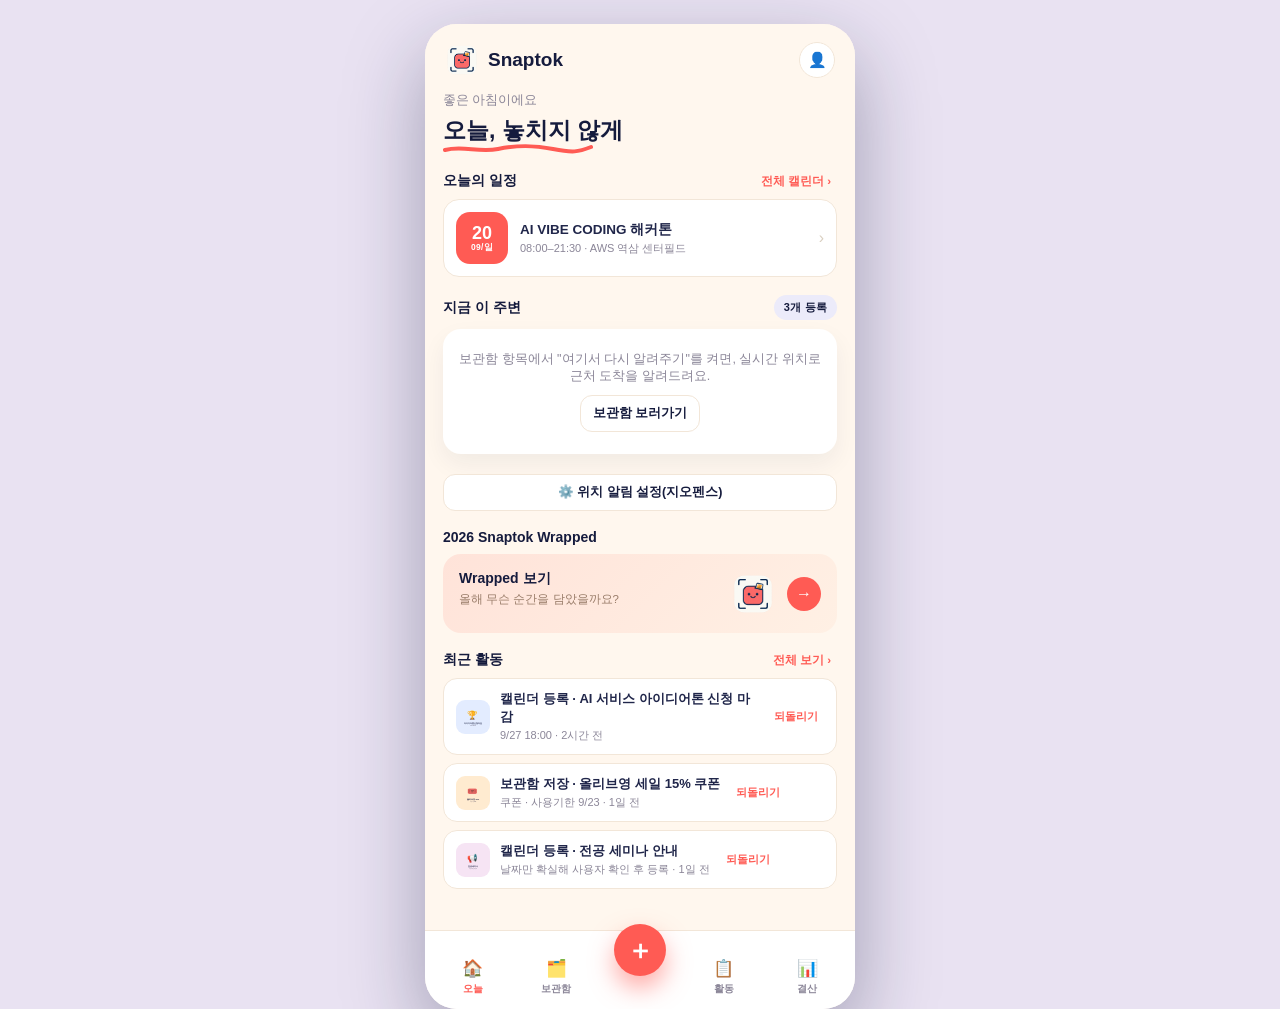
<file: Snaptok/index.html>
<!doctype html>
<html lang="ko">
<head>
<meta charset="utf-8">
<meta name="viewport" content="width=device-width, initial-scale=1, viewport-fit=cover">
<title>Snaptok</title>
  <link rel="stylesheet" href="styles.css">
</head>
<body>
<div class="phone">

  <header class="top">
    <div class="brand" id="brandLogo"></div>
    <button class="profile" id="profileBtn">👤</button>
  </header>

  <main>

    <!-- 오늘 -->
    <section class="page active" id="page-today">
      <div class="headline-wrap">
        <p class="greet" id="greetLine">좋은 아침이에요</p>
        <h1 class="title">오늘, 놓치지 않게</h1>
        <svg class="squiggle" width="150" height="10" viewBox="0 0 150 10"><path d="M2 6 C 20 1, 35 9, 55 5 S 90 1, 110 5 S 135 8, 148 3" stroke="#FF5B54" stroke-width="4" fill="none" stroke-linecap="round"/></svg>
      </div>

      <div class="section-head">
        <strong>오늘의 일정</strong>
        <button class="see-all" id="goCalendar">전체 캘린더 ›</button>
      </div>
      <div id="todayEvents"></div>

      <div class="section-head">
        <strong>지금 이 주변</strong>
        <span class="chip navy" id="triggerCount">0개 등록</span>
      </div>
      <div id="locationCard"></div>

      <div class="section-head" id="reviewHead" style="display:none">
        <strong>확인 필요</strong>
        <span class="chip" id="reviewCount">0건</span>
      </div>
      <div id="reviewQueue"></div>

      <div class="section-head">
        <strong>2026 Snaptok Wrapped</strong>
        <span></span>
      </div>
      <div class="wrapped-promo" id="wrappedPromo">
        <div class="txt"><strong>Wrapped 보기</strong><p>올해 무슨 순간을 담았을까요?</p></div>
        <img id="wrappedLogoImg" style="width:44px;height:44px;border-radius:12px;margin-left:auto" alt="">
        <button class="arrow">→</button>
      </div>

      <div class="section-head">
        <strong>최근 활동</strong>
        <button class="see-all" id="goActivity">전체 보기 ›</button>
      </div>
      <div id="recentPreview"></div>
    </section>

    <!-- 캘린더 (오늘의 일정에서 진입) -->
    <section class="page" id="page-calendar">
      <div class="cal-back" id="calBack">‹ 오늘로</div>
      <h1 class="title" style="font-size:20px">캘린더</h1>
      <p class="sub"><span id="eventCount">0개</span>의 일정이 있어요</p>
      <div class="month-grid" id="monthGrid"></div>
      <div class="filter-chip-row">
        <strong id="filterLabel">전체 일정</strong>
        <button id="clearFilter" style="display:none">전체 보기</button>
      </div>
      <div id="eventList"></div>
    </section>

    <!-- 보관함 -->
    <section class="page" id="page-library">
      <h1 class="title" style="font-size:20px">보관함</h1>
      <p class="sub">기억형 정보를 카테고리로 자동 정리해요.</p>
      <input class="searchbox" id="librarySearch" placeholder="맛집, 지역, 옷, 여행지 검색">
      <div class="tabs2" id="libraryTabs"></div>
      <p style="font-size:12px;color:var(--muted);margin:6px 0 0" id="libraryCount"></p>
      <div class="grid2" id="libraryGrid"></div>
    </section>

    <!-- 활동 -->
    <section class="page" id="page-activity">
      <h1 class="title" style="font-size:20px">활동</h1>
      <p class="sub">Snaptok이 대신 처리한 전체 기록이에요.</p>
      <div id="activityList"></div>
    </section>

    <!-- 결산 -->
    <section class="page" id="page-report">
      <h1 class="title" style="font-size:20px">Snaptok 결산</h1>
      <p class="sub">지금까지 Snaptok이 대신 처리한 것들이에요.</p>

      <div class="wrapped-hero">
        <p>사진이 아니라 당신이 관심 가졌던 순간들을<br>Snaptok이 조용히 정리했어요.</p>
        <div class="row" style="align-items:flex-end;justify-content:space-between;margin-top:10px">
          <div><strong id="wrapTotal">0</strong><span>개의 정보를<br>저장했어요</span></div>
          <img id="wrapHeroLogo" alt="">
        </div>
      </div>

      <div class="section-head"><strong>가장 많이 저장한 관심사</strong><span></span></div>
      <div class="interest-grid" id="interestGrid"></div>

      <div class="section-head"><strong>Snaptok이 행동으로 바꾼 순간</strong><span></span></div>
      <div class="card" id="momentsCard"></div>

      <div class="card">
        <div class="row" style="justify-content:space-between">
          <strong style="font-size:13px;color:var(--navy)">AI 관심사 요약</strong>
          <button class="ghost-btn" id="genWrapped">생성하기</button>
        </div>
        <p style="font-size:12.5px;color:var(--muted);margin:10px 0 0;line-height:1.65" id="wrappedText">버튼을 누르면 지금까지 저장된 정보를 AI가 읽고 관심사·패턴을 요약해줘요.</p>
      </div>
      <p class="foot-note">Snaptok Wrapped → Personal Memory Agent — 더 오래 쓸수록 당신의 관심사와 놓치기 쉬운 패턴을 보여줍니다.</p>
    </section>

  </main>

  <nav class="tabbar">
    <button data-page="page-today" class="active"><span class="ic">🏠</span>오늘</button>
    <button data-page="page-library"><span class="ic">🗂️</span>보관함</button>
    <button class="fabslot" id="fab"><span class="ic">＋</span></button>
    <button data-page="page-activity"><span class="ic">📋</span>활동</button>
    <button data-page="page-report"><span class="ic">📊</span>결산</button>
  </nav>

  <div class="sheet-overlay" id="sheetOverlay">
    <div class="sheet" id="sheet"></div>
  </div>

  <div class="toast" id="toast">
    <div><strong id="toastTitle"></strong><span id="toastBody"></span></div>
    <button class="undo" id="toastUndo" style="display:none">되돌리기</button>
  </div>
  <div class="push" id="push">
    <div><strong id="pushTitle"></strong><span id="pushBody"></span></div>
  </div>
  <div class="geo-banner" id="geoBanner"></div>

</div>

  <script src="app.js"></script>
</body>
</html>
</file>
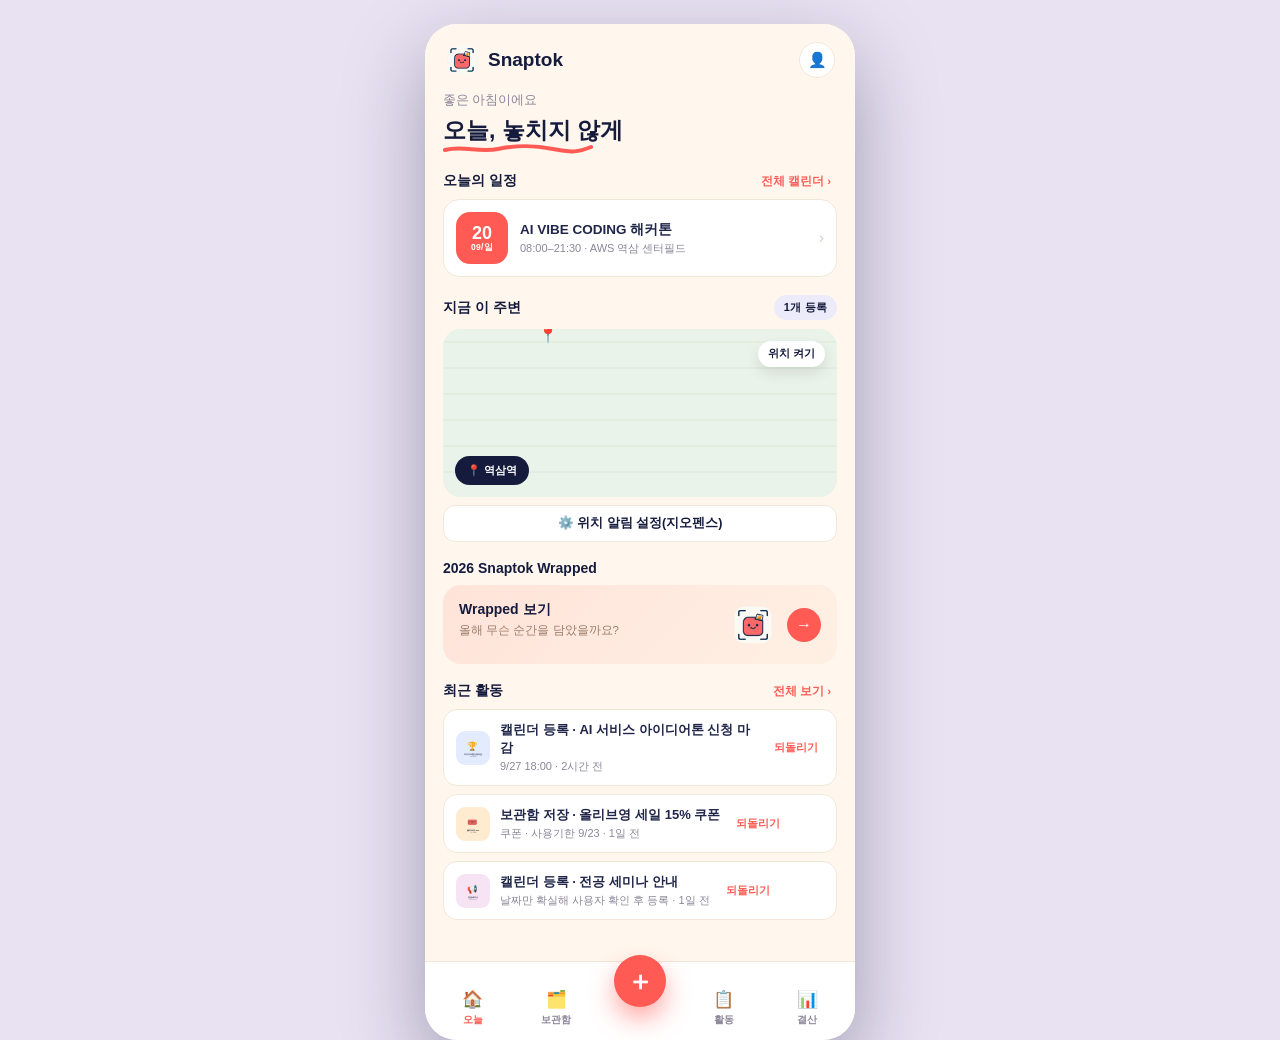
<file: Snaptok/index.original.html>
<!doctype html>
<html lang="ko">
<head>
<meta charset="utf-8">
<meta name="viewport" content="width=device-width, initial-scale=1, viewport-fit=cover">
<title>Snaptok</title>
<style>
  :root{
    --cream:#FFF7EE; --cream-deep:#FBEFE1; --coral:#FF5B54; --coral-deep:#E8443E; --yellow:#FFC94A;
    --navy:#151B3D; --ink:#20264A; --muted:#8B8698; --card:#FFFFFF; --line:#F2E6D8;
    color-scheme: light;
    box-sizing:border-box;
    padding-top: env(safe-area-inset-top, 0px);
    padding-bottom: env(safe-area-inset-bottom, 0px);
  }
  *{box-sizing:border-box}
  html,body{height:100%;margin:0;background:#E9E2F2;font-family:-apple-system,BlinkMacSystemFont,"Apple SD Gothic Neo","Malgun Gothic",Pretendard,sans-serif;color:var(--ink)}
  body{display:flex;align-items:flex-start;justify-content:center;min-height:100%;padding:24px 12px}
  .phone{width:100%;max-width:430px;background:var(--cream);border-radius:32px;overflow:hidden;box-shadow:0 30px 80px rgba(21,27,61,.35);min-height:880px;position:relative;display:flex;flex-direction:column}
  header.top{background:var(--cream);padding:18px 20px 8px;display:flex;align-items:center;justify-content:space-between;flex-shrink:0}
  header.top .brand{display:flex;align-items:center;gap:9px;font-weight:800;font-size:19px;color:var(--navy)}
  header.top button.profile{background:#fff;border:1px solid var(--line);color:var(--navy);width:36px;height:36px;border-radius:50%;font-size:15px;cursor:pointer}
  main{flex:1;overflow-y:auto;padding:6px 18px 112px}
  .page{display:none}
  .page.active{display:block}
  h1.title{font-size:23px;margin:6px 0 2px;color:var(--navy);position:relative;display:inline-block}
  .headline-wrap{margin-bottom:14px}
  .greet{color:var(--muted);font-size:12.5px;margin:0}
  .squiggle{display:block;margin-top:-4px}
  p.sub{color:var(--muted);font-size:12.5px;margin:0 0 16px}
  .section-head{display:flex;align-items:center;justify-content:space-between;margin:18px 0 9px}
  .section-head strong{font-size:14px;color:var(--navy)}
  .section-head .see-all{font-size:11.5px;color:var(--coral);font-weight:800;cursor:pointer;background:none;border:0}
  .card{background:var(--card);border-radius:18px;padding:16px;margin-bottom:12px;box-shadow:0 10px 24px rgba(21,27,61,.06)}
  .row{display:flex;align-items:center;gap:10px}
  .chip{display:inline-block;font-size:11px;font-weight:800;color:var(--coral);background:#FFEAE8;padding:5px 10px;border-radius:99px;letter-spacing:.02em}
  .chip.navy{color:var(--navy);background:#ECEBFA}
  .chip.muted{color:var(--muted);background:#F1EEF7}
  .chip.dark{color:#fff;background:var(--navy)}
  .primary{width:100%;border:0;border-radius:16px;background:var(--coral);color:#fff;font-weight:800;font-size:14.5px;padding:14px;cursor:pointer}
  .primary:active{background:var(--coral-deep)}
  .secondary{width:100%;border:0;border-radius:16px;background:#F1EEF8;color:var(--navy);font-weight:800;font-size:14px;padding:13px;cursor:pointer;margin-top:8px}
  .ghost-btn{border:1px solid var(--line);background:#fff;color:var(--navy);border-radius:12px;padding:9px 12px;font-size:12.5px;font-weight:700;cursor:pointer}
  .choice{width:100%;display:flex;align-items:center;gap:12px;text-align:left;border:1px solid var(--line);background:#fff;border-radius:16px;padding:13px 14px;margin-bottom:10px;cursor:pointer}
  .choice i{width:38px;height:38px;border-radius:12px;background:var(--navy);color:#fff;display:flex;align-items:center;justify-content:center;font-style:normal;font-size:17px;flex-shrink:0}
  .choice strong{display:block;font-size:13.5px;color:var(--ink)}
  .choice small{display:block;font-size:11.5px;color:var(--muted);margin-top:2px}
  nav.tabbar{position:absolute;left:0;right:0;bottom:0;background:#fff;border-top:1px solid var(--line);display:flex;align-items:flex-end;padding:9px 6px calc(9px + env(safe-area-inset-bottom,0px));z-index:5}
  nav.tabbar button{flex:1;background:none;border:0;display:flex;flex-direction:column;align-items:center;gap:3px;color:var(--muted);font-size:10px;font-weight:700;cursor:pointer;padding:4px}
  nav.tabbar button span.ic{font-size:17px}
  nav.tabbar button.active{color:var(--coral)}
  nav.tabbar button.fabslot{position:relative;top:-20px}
  nav.tabbar button.fabslot span.ic{width:52px;height:52px;border-radius:50%;background:var(--coral);color:#fff;display:flex;align-items:center;justify-content:center;font-size:26px;box-shadow:0 12px 24px rgba(255,91,84,.5)}
  .sheet-overlay{position:absolute;inset:0;background:rgba(21,17,10,.42);display:none;align-items:flex-end;z-index:20}
  .sheet-overlay.show{display:flex}
  .sheet{background:#fff;width:100%;max-height:86%;overflow-y:auto;border-radius:22px 22px 0 0;padding:8px 20px 26px;animation:up .18s ease}
  @keyframes up{from{transform:translateY(24px);opacity:.4}to{transform:translateY(0);opacity:1}}
  .grab{width:38px;height:4px;background:#EFE6D8;border-radius:99px;margin:8px auto 14px}
  .sheet h2{font-size:19px;margin:2px 0 8px;color:var(--navy);line-height:1.35}
  .sheet .copy{font-size:12.5px;color:var(--muted);line-height:1.55;margin:4px 0 12px}
  .field{display:block;font-size:13px;font-weight:700;color:var(--navy);margin:12px 0}
  .field input,.field select,.field textarea{display:block;width:100%;padding:11px;border:1px solid var(--line);border-radius:12px;margin-top:6px;background:#FFFCF8;font:inherit;font-size:13.5px;color:var(--ink)}
  .toast,.push{position:absolute;left:14px;right:14px;bottom:14px;background:var(--navy);color:#fff;border-radius:16px;padding:13px 15px;display:none;align-items:center;gap:10px;box-shadow:0 16px 34px rgba(21,17,10,.35);z-index:30}
  .toast.show,.push.show{display:flex}
  .geo-banner{position:absolute;left:10px;right:10px;top:-120px;background:#fff;border-radius:16px;padding:12px;display:flex;gap:10px;align-items:center;box-shadow:0 16px 34px rgba(21,27,61,.28);transition:top .35s ease;z-index:40;cursor:pointer}
  .geo-banner.show{top:calc(14px + env(safe-area-inset-top,0px))}
  .geo-thumb{width:40px;height:40px;border-radius:10px;object-fit:cover;flex-shrink:0;background:#F3EEE3}
  .geo-txt{flex:1;min-width:0}
  .geo-txt strong{display:block;font-size:12.5px;color:var(--navy)}
  .geo-txt span{display:block;font-size:11.5px;color:var(--muted);margin-top:2px;line-height:1.3}
  .geo-x{background:none;border:0;color:var(--coral);font-size:10.5px;font-weight:800;cursor:pointer;flex-shrink:0;white-space:nowrap}
  .toast strong,.push strong{display:block;font-size:13px}
  .toast span,.push span{display:block;font-size:11.5px;color:#C9C6E0;margin-top:2px}
  .toast button.undo{margin-left:auto;background:var(--coral);border:0;color:#fff;font-weight:800;font-size:12px;padding:8px 12px;border-radius:10px;flex-shrink:0;cursor:pointer}
  .tabs2{display:flex;gap:8px;overflow-x:auto;margin:14px 0 4px;padding-bottom:2px}
  .tabs2 button{white-space:nowrap;border:0;border-radius:12px;padding:9px 12px;background:#F1EEF8;font-size:11.5px;color:var(--navy);font-weight:800;cursor:pointer}
  .tabs2 button.selected{background:var(--navy);color:#fff}
  .searchbox{width:100%;border:0;border-radius:14px;background:#F1EEF8;padding:12px 13px;font:inherit;font-size:13px;color:var(--ink);margin-top:10px}
  .grid2{display:grid;grid-template-columns:1fr 1fr;gap:10px;margin-top:12px}
  .lib-card{padding:0;overflow:hidden;border-radius:16px;background:#fff;border:1px solid var(--line);text-align:left;cursor:pointer}
  .lib-card .thumb{height:96px;display:flex;align-items:center;justify-content:center;font-size:36px;background:#FBF3E8}
  .lib-card .thumb img{width:100%;height:100%;object-fit:cover}
  .lib-card .meta{padding:9px 10px}
  .lib-card strong{display:block;font-size:12px;line-height:1.4;color:var(--ink)}
  .lib-card small{display:block;font-size:10.5px;color:var(--muted);margin-top:3px}
  .empty{grid-column:1/-1;text-align:center;padding:34px 16px;background:#fff;border:1px dashed #EBDFCB;border-radius:18px}
  .empty h2{font-size:14.5px;color:var(--navy);margin:0 0 4px}
  .empty p{font-size:12px;color:var(--muted);margin:0}
  /* event card w/ date badge */
  .event-card{display:flex;align-items:center;gap:12px;background:#fff;border-radius:16px;padding:12px;margin-bottom:10px;border:1px solid var(--line);cursor:pointer}
  .datebadge{width:52px;height:52px;flex-shrink:0;border-radius:14px;background:var(--coral);color:#fff;display:flex;flex-direction:column;align-items:center;justify-content:center;line-height:1.05}
  .datebadge strong{font-size:18px}
  .datebadge span{font-size:8.5px;font-weight:800;letter-spacing:.03em}
  .event-card .ev-meta strong{display:block;font-size:13.5px;color:var(--ink)}
  .event-card .ev-meta small{display:block;font-size:11px;color:var(--muted);margin-top:2px}
  .event-card .chev{margin-left:auto;color:#D9CFC0;font-size:16px}
  /* map card */
  .map-card{border-radius:18px;overflow:hidden;position:relative;height:168px;background:
    repeating-linear-gradient(0deg,#EAF3E9,#EAF3E9 24px,#E1EEE0 24px,#E1EEE0 26px),
    repeating-linear-gradient(90deg,transparent,transparent 30px,#D9E9D8 30px,#D9E9D8 32px)}
  .map-card .pin{position:absolute;width:38px;height:38px;transform:translate(-50%,-100%);cursor:pointer}
  .map-card .stationchip{position:absolute;left:12px;bottom:12px;background:var(--navy);color:#fff;font-size:11px;font-weight:800;padding:7px 12px;border-radius:99px;display:flex;align-items:center;gap:6px}
  .map-card .distchip{position:absolute;right:12px;top:12px;background:#fff;color:var(--navy);font-size:10.5px;font-weight:800;padding:6px 10px;border-radius:99px;box-shadow:0 6px 14px rgba(0,0,0,.1)}
  .locdenied{background:var(--navy);border-radius:18px;padding:16px;color:#fff}
  .locdenied strong{display:block;font-size:14px;margin-bottom:4px}
  .locdenied p{font-size:12px;color:#C9C6E0;margin:0 0 12px;line-height:1.5}
  .locdenied button{border:0;border-radius:12px;background:var(--coral);color:#fff;font-weight:800;font-size:12.5px;padding:10px 14px;cursor:pointer}
  .wrapped-promo{background:linear-gradient(135deg,#FFE3D9,#FFF0E4);border-radius:18px;padding:16px;display:flex;align-items:center;gap:12px}
  .wrapped-promo .txt{flex:1;min-width:0}
  .wrapped-promo .txt strong{display:block;font-size:14px;color:var(--navy)}
  .wrapped-promo .txt p{font-size:11.5px;color:#9a7d6a;margin:4px 0 10px}
  .wrapped-promo .arrow{width:34px;height:34px;border-radius:50%;background:var(--coral);color:#fff;display:flex;align-items:center;justify-content:center;font-size:16px;border:0;cursor:pointer}
  .cal-back{display:flex;align-items:center;gap:8px;margin:6px 0 4px;cursor:pointer;color:var(--navy);font-weight:800;font-size:13px}
  .month-grid{display:grid;grid-template-columns:repeat(7,1fr);gap:5px;margin-top:10px}
  .month-grid .wd{text-align:center;font-size:10px;color:var(--muted);font-weight:800;padding-bottom:2px}
  .month-grid .date{aspect-ratio:1;border:0;border-radius:10px;background:#F3EEE3;font-size:11.5px;color:var(--ink);cursor:pointer;position:relative}
  .month-grid .date.muted{background:transparent;cursor:default}
  .month-grid .date.today{outline:2px solid var(--coral)}
  .month-grid .date.has-event::after{content:'';position:absolute;bottom:5px;left:50%;transform:translateX(-50%);width:4px;height:4px;border-radius:50%;background:var(--coral)}
  .month-grid .date.selected{background:var(--navy);color:#fff}
  .month-grid .date.selected.has-event::after{background:var(--coral)}
  .filter-chip-row{display:flex;align-items:center;justify-content:space-between;margin:14px 0 4px}
  .filter-chip-row strong{font-size:13.5px;color:var(--navy)}
  .filter-chip-row button{background:none;border:0;color:var(--coral);font-size:11.5px;font-weight:800;cursor:pointer}
  .cal-item{display:flex;align-items:center;gap:10px;background:#fff;border-radius:14px;padding:11px 12px;margin-bottom:8px;border:1px solid var(--line);cursor:pointer}
  .cal-item .dot{width:9px;height:9px;border-radius:50%;background:var(--coral);flex-shrink:0}
  .cal-item strong{display:block;font-size:13px}
  .cal-item small{display:block;font-size:11px;color:var(--muted);margin-top:2px}
  .cal-item .ai-mark{margin-left:auto;font-size:9.5px;font-weight:900;color:var(--navy);background:#ECEBFA;padding:4px 8px;border-radius:99px;flex-shrink:0;white-space:nowrap}
  .cal-item button.undo-mini{border:0;background:none;color:var(--coral);font-weight:800;font-size:10.5px;cursor:pointer;flex-shrink:0}
  .cal-item .thumb-mini{width:34px;height:34px;border-radius:9px;object-fit:cover;flex-shrink:0}
  .decision{display:grid;grid-template-columns:1fr 1fr;gap:9px;margin:12px 0}
  .decision button{border:0;border-radius:13px;padding:12px;font-weight:800;font-size:13px;cursor:pointer}
  .decision button.a{background:var(--navy);color:#fff}
  .decision button.b{background:#F1EEF8;color:var(--navy)}
  .batch-row{display:grid;grid-template-columns:52px 1fr auto;gap:10px;align-items:center;padding:10px;border:1px solid var(--line);border-radius:14px;margin-bottom:8px;background:#fff}
  .batch-row .thumb{width:52px;height:52px;border-radius:11px;background:#F1EEF8;display:flex;align-items:center;justify-content:center;font-size:22px;overflow:hidden}
  .batch-row .thumb img{width:100%;height:100%;object-fit:cover}
  .batch-row strong{display:block;font-size:12.5px;line-height:1.35}
  .batch-row small{display:block;font-size:10.5px;color:var(--muted);margin-top:3px}
  .badge{display:inline-block;margin-top:5px;padding:3px 7px;border-radius:99px;font-size:9px;font-weight:900}
  .badge.act{background:#ECEBFA;color:var(--navy)}
  .badge.mem{background:#FFE9E4;color:var(--coral-deep)}
  .badge.rev{background:#FFF3D6;color:#8A6100}
  .batch-row select{border:0;border-radius:10px;background:#F1EEF8;color:var(--navy);padding:7px;font-size:10.5px;font-weight:800}
  .progress{height:7px;background:#ECEBFA;border-radius:99px;overflow:hidden;margin:14px 0}
  .progress span{display:block;height:100%;width:0;background:linear-gradient(90deg,#FF8A85,var(--coral));transition:width .25s}
  .stat2{display:grid;grid-template-columns:1fr 1fr;gap:10px;margin:12px 0}
  .stat2 div{background:var(--navy);border-radius:14px;padding:14px 8px;text-align:center}
  .stat2 strong{display:block;font-size:22px;color:var(--coral)}
  .stat2 span{display:block;font-size:10px;color:#CFCBE6;margin-top:3px;line-height:1.3}
  .wrapped-hero{background:linear-gradient(135deg,var(--navy),#241850);border-radius:18px;padding:18px;margin-bottom:6px}
  .wrapped-hero p{color:#D8D2F0;font-size:13px;line-height:1.55;margin:0}
  .wrapped-hero strong{font-size:30px;color:#fff;line-height:1}
  .wrapped-hero span{display:block;font-size:11px;color:#B9B0DE;margin-top:4px;line-height:1.3}
  .wrapped-hero img{width:56px;height:56px;border-radius:14px;flex-shrink:0}
  .interest-grid{display:grid;grid-template-columns:1fr 1fr;gap:10px;margin:12px 0}
  .interest-grid .icard{border-radius:16px;padding:14px}
  .icard .ilabel{font-size:12px;font-weight:800;color:var(--navy);display:flex;align-items:center;gap:6px}
  .icard .inum{font-size:26px;font-weight:800;color:var(--navy);margin:8px 0 3px}
  .icard .isub{font-size:10.5px;color:#5b5468}
  .moment-row{display:flex;gap:11px;align-items:flex-start;padding:11px 0;border-bottom:1px solid var(--line)}
  .moment-row:last-child{border-bottom:0;padding-bottom:2px}
  .moment-row .micon{width:34px;height:34px;border-radius:10px;background:#FFEAE8;display:flex;align-items:center;justify-content:center;font-size:16px;flex-shrink:0}
  .moment-row strong{display:block;font-size:13px;color:var(--navy)}
  .moment-row small{display:block;font-size:11px;color:var(--muted);margin-top:2px}
  .link-btn{background:none;border:0;color:var(--navy);font-weight:800;font-size:12px;text-decoration:underline;cursor:pointer;padding:0}
  .foot-note{font-size:10.5px;color:var(--muted);line-height:1.6;text-align:center;margin-top:14px}
  .imgpreview{width:100%;border-radius:16px;margin:6px 0 14px;display:block;background:#F3EEE3}
  .needsreview-card{display:flex;gap:10px;align-items:center;background:#FFF7E6;border:1px solid #F4E4B0;border-radius:16px;padding:12px;margin-bottom:9px;cursor:pointer}
  .needsreview-card img{width:44px;height:44px;border-radius:10px;object-fit:cover;flex-shrink:0}
  .needsreview-card strong{display:block;font-size:12.5px;color:var(--navy)}
  .needsreview-card small{display:block;font-size:10.5px;color:#8A6100;margin-top:2px}
</style>
</head>
<body>
<div class="phone">

  <header class="top">
    <div class="brand" id="brandLogo"></div>
    <button class="profile" id="profileBtn">👤</button>
  </header>

  <main>

    <!-- 오늘 -->
    <section class="page active" id="page-today">
      <div class="headline-wrap">
        <p class="greet" id="greetLine">좋은 아침이에요</p>
        <h1 class="title">오늘, 놓치지 않게</h1>
        <svg class="squiggle" width="150" height="10" viewBox="0 0 150 10"><path d="M2 6 C 20 1, 35 9, 55 5 S 90 1, 110 5 S 135 8, 148 3" stroke="#FF5B54" stroke-width="4" fill="none" stroke-linecap="round"/></svg>
      </div>

      <div class="section-head">
        <strong>오늘의 일정</strong>
        <button class="see-all" id="goCalendar">전체 캘린더 ›</button>
      </div>
      <div id="todayEvents"></div>

      <div class="section-head">
        <strong>지금 이 주변</strong>
        <span class="chip navy" id="triggerCount">0개 등록</span>
      </div>
      <div id="locationCard"></div>

      <div class="section-head" id="reviewHead" style="display:none">
        <strong>확인 필요</strong>
        <span class="chip" id="reviewCount">0건</span>
      </div>
      <div id="reviewQueue"></div>

      <div class="section-head">
        <strong>2026 Snaptok Wrapped</strong>
        <span></span>
      </div>
      <div class="wrapped-promo" id="wrappedPromo">
        <div class="txt"><strong>Wrapped 보기</strong><p>올해 무슨 순간을 담았을까요?</p></div>
        <img id="wrappedLogoImg" style="width:44px;height:44px;border-radius:12px;margin-left:auto" alt="">
        <button class="arrow">→</button>
      </div>

      <div class="section-head">
        <strong>최근 활동</strong>
        <button class="see-all" id="goActivity">전체 보기 ›</button>
      </div>
      <div id="recentPreview"></div>
    </section>

    <!-- 캘린더 (오늘의 일정에서 진입) -->
    <section class="page" id="page-calendar">
      <div class="cal-back" id="calBack">‹ 오늘로</div>
      <h1 class="title" style="font-size:20px">캘린더</h1>
      <p class="sub"><span id="eventCount">0개</span>의 일정이 있어요</p>
      <div class="month-grid" id="monthGrid"></div>
      <div class="filter-chip-row">
        <strong id="filterLabel">전체 일정</strong>
        <button id="clearFilter" style="display:none">전체 보기</button>
      </div>
      <div id="eventList"></div>
    </section>

    <!-- 보관함 -->
    <section class="page" id="page-library">
      <h1 class="title" style="font-size:20px">보관함</h1>
      <p class="sub">기억형 정보를 카테고리로 자동 정리해요.</p>
      <input class="searchbox" id="librarySearch" placeholder="맛집, 지역, 옷, 여행지 검색">
      <div class="tabs2" id="libraryTabs"></div>
      <p style="font-size:12px;color:var(--muted);margin:6px 0 0" id="libraryCount"></p>
      <div class="grid2" id="libraryGrid"></div>
    </section>

    <!-- 활동 -->
    <section class="page" id="page-activity">
      <h1 class="title" style="font-size:20px">활동</h1>
      <p class="sub">Snaptok이 대신 처리한 전체 기록이에요.</p>
      <div id="activityList"></div>
    </section>

    <!-- 결산 -->
    <section class="page" id="page-report">
      <h1 class="title" style="font-size:20px">Snaptok 결산</h1>
      <p class="sub">지금까지 Snaptok이 대신 처리한 것들이에요.</p>

      <div class="wrapped-hero">
        <p>사진이 아니라 당신이 관심 가졌던 순간들을<br>Snaptok이 조용히 정리했어요.</p>
        <div class="row" style="align-items:flex-end;justify-content:space-between;margin-top:10px">
          <div><strong id="wrapTotal">0</strong><span>개의 정보를<br>저장했어요</span></div>
          <img id="wrapHeroLogo" alt="">
        </div>
      </div>

      <div class="section-head"><strong>가장 많이 저장한 관심사</strong><span></span></div>
      <div class="interest-grid" id="interestGrid"></div>

      <div class="section-head"><strong>Snaptok이 행동으로 바꾼 순간</strong><span></span></div>
      <div class="card" id="momentsCard"></div>

      <div class="card">
        <div class="row" style="justify-content:space-between">
          <strong style="font-size:13px;color:var(--navy)">AI 관심사 요약</strong>
          <button class="ghost-btn" id="genWrapped">생성하기</button>
        </div>
        <p style="font-size:12.5px;color:var(--muted);margin:10px 0 0;line-height:1.65" id="wrappedText">버튼을 누르면 지금까지 저장된 정보를 AI가 읽고 관심사·패턴을 요약해줘요.</p>
      </div>
      <p class="foot-note">Snaptok Wrapped → Personal Memory Agent — 더 오래 쓸수록 당신의 관심사와 놓치기 쉬운 패턴을 보여줍니다.</p>
    </section>

  </main>

  <nav class="tabbar">
    <button data-page="page-today" class="active"><span class="ic">🏠</span>오늘</button>
    <button data-page="page-library"><span class="ic">🗂️</span>보관함</button>
    <button class="fabslot" id="fab"><span class="ic">＋</span></button>
    <button data-page="page-activity"><span class="ic">📋</span>활동</button>
    <button data-page="page-report"><span class="ic">📊</span>결산</button>
  </nav>

  <div class="sheet-overlay" id="sheetOverlay">
    <div class="sheet" id="sheet"></div>
  </div>

  <div class="toast" id="toast">
    <div><strong id="toastTitle"></strong><span id="toastBody"></span></div>
    <button class="undo" id="toastUndo" style="display:none">되돌리기</button>
  </div>
  <div class="push" id="push">
    <div><strong id="pushTitle"></strong><span id="pushBody"></span></div>
  </div>
  <div class="geo-banner" id="geoBanner"></div>

</div>

<script>
(() => {
const $=s=>document.querySelector(s), $$=s=>document.querySelectorAll(s);
const esc=s=>String(s??'').replace(/[&<>"']/g,c=>({'&':'&amp;','<':'&lt;','>':'&gt;','"':'&quot;',"'":'&#39;'}[c]));
const TODAY='2026-09-20';
const WD=['일','월','화','수','목','금','토'];
const CATEGORIES=['맛집','여행지','패션','쿠폰','전시회','공모전','생일','영화','콘서트','공부','기타'];
const CAT_EMOJI={'맛집':'🍽️','여행지':'✈️','패션':'👕','쿠폰':'🎟️','전시회':'🖼️','공모전':'🏆','생일':'🎂','영화':'🎬','콘서트':'🎤','공부':'📚','기타':'📁'};
const CAT_TINT={'맛집':'#FFE3D6','여행지':'#DCEFFB','패션':'#EDE6FB','쿠폰':'#FFEBD0','전시회':'#F6E4F4','공모전':'#E3ECFF','생일':'#FFE1EC','영화':'#E3E0FA','콘서트':'#FFE0E0','공부':'#E1F3E6','기타':'#EFEAE0'};

// ---------- mascot logo ----------
const LOGO_DATA='[data-uri]';
$('#brandLogo').innerHTML = `<img src="${LOGO_DATA}" style="width:34px;height:34px;border-radius:9px"> <span>Snaptok</span>`;
$('#wrappedLogoImg').src = LOGO_DATA;
$('#profileBtn').onclick=()=>toast('프로필','설정 화면은 다음 버전에서 지원해요.');

// ---------- storage ----------
const KEYS={events:'snaptok_events_v15',library:'snaptok_library_v15',triggers:'snaptok_triggers_v15',recent:'snaptok_recent_v15',review:'snaptok_review_v15'};
function load(key,fallback){try{const v=JSON.parse(localStorage.getItem(key));return Array.isArray(v)?v:fallback}catch{return fallback}}
function saveAll(){
  try{localStorage.setItem(KEYS.events,JSON.stringify(events));
  localStorage.setItem(KEYS.library,JSON.stringify(library));
  localStorage.setItem(KEYS.triggers,JSON.stringify(triggers));
  localStorage.setItem(KEYS.recent,JSON.stringify(recent));
  localStorage.setItem(KEYS.review,JSON.stringify(pendingReview));}catch(e){console.warn('save failed',e)}
}

let events=load(KEYS.events,[]);
let library=load(KEYS.library,[]);
let triggers=load(KEYS.triggers,[]);
let recent=load(KEYS.recent,[]);
let pendingReview=load(KEYS.review,[]);

// ---------- poster placeholder image generator (for seed data "original photos") ----------
function posterSVG(emoji,title,sub,tint){
  const t=esc(title).slice(0,18), s=esc(sub||'').slice(0,22);
  const svg=`<svg xmlns="http://www.w3.org/2000/svg" width="480" height="620">
    <rect width="480" height="620" fill="${tint}"/>
    <rect x="0" y="0" width="480" height="46" fill="rgba(21,27,61,.08)"/>
    <text x="20" y="30" font-family="Arial" font-size="18" fill="#151B3D" font-weight="bold">9:41</text>
    <text x="240" y="330" text-anchor="middle" font-size="120">${emoji}</text>
    <text x="240" y="420" text-anchor="middle" font-family="Arial" font-size="26" fill="#151B3D" font-weight="bold">${t}</text>
    <text x="240" y="452" text-anchor="middle" font-family="Arial" font-size="16" fill="#5b5468">${s}</text>
  </svg>`;
  return 'data:image/svg+xml;charset=utf-8,'+encodeURIComponent(svg);
}

const H=3600000, D=86400000, NOW0=Date.now();
if(!events.length){
  events=[
    {id:'hackathon',date:'2026-09-20',time:'08:00–21:30',title:'AI VIBE CODING 해커톤',location:'AWS 역삼 센터필드',source:'기본 일정',image:'[data-uri]'},
    {id:'gym-pt',date:'2026-09-22',time:'19:00',title:'헬스장 PT 예약 확인',location:'월드짐 강남점',source:'Snaptok AI',image:posterSVG('🏋️','PT 예약 확인','월드짐 강남점 · 19:00','#E1F3E6')},
    {id:'seminar-review',date:'2026-09-24',time:'시간 미정',title:'전공 세미나 안내',location:'장소 확인 필요',source:'Snaptok AI(사용자 확인)',image:posterSVG('📢','전공 세미나 안내','날짜만 확인, 장소 미정','#F6E4F4')},
    {id:'ideathon-deadline',date:'2026-09-27',time:'18:00',title:'AI 서비스 아이디어톤 신청 마감',location:'온라인',source:'Snaptok AI',image:posterSVG('🏆','아이디어톤 신청마감','9/27 18:00 · 온라인','#E3ECFF')},
    {id:'ideathon-final',date:'2026-09-29',time:'14:00',title:'아이디어톤 본선 발표',location:'온라인',source:'Snaptok AI',image:posterSVG('🎤','본선 발표','9/29 14:00 · 온라인','#FFE0E0')},
    {id:'study-group',date:'2026-09-21',time:'20:00',title:'알고리즘 스터디 모임',location:'학교 도서관 401호',source:'Snaptok AI',image:posterSVG('📚','스터디 모임','도서관 401호 · 20:00','#E1F3E6')},
    {id:'dentist',date:'2026-09-23',time:'15:30',title:'치과 예약',location:'서울역삼치과',source:'Snaptok AI',image:posterSVG('🦷','치과 예약','서울역삼치과 · 15:30','#DCEFFB')},
    {id:'friend-bday',date:'2026-09-25',time:'19:00',title:'재현이 생일 저녁 약속',location:'성수 오마카세',source:'Snaptok AI',image:posterSVG('🎂','생일 저녁 약속','성수 오마카세 · 19:00','#FFE1EC')},
    {id:'midterm',date:'2026-09-30',time:'09:00',title:'전공 중간고사',location:'공학관 302호',source:'Snaptok AI',image:posterSVG('📝','전공 중간고사','공학관 302호 · 09:00','#EDE6FB')},
  ];
}
if(!library.length){
  library=[
    {id:'seed-coupon-sbux',title:'스타벅스 아메리카노 기프티콘',category:'쿠폰',place:'스타벅스',note:'사용기한 9/25',thumb:'☕',image:posterSVG('☕','스타벅스 기프티콘','사용기한 9/25','#FFEBD0'),source:'카카오톡 공유',confidence:.95,createdAt:NOW0-2*H,geoType:'brand',expiry:'2026-09-25',branches:[{name:'역삼역점',lat:37.5007,lng:127.0359},{name:'강남역점',lat:37.4979,lng:127.0276},{name:'선릉역점',lat:37.5045,lng:127.0490}]},
    {id:'seed-food-seongsu',title:'성수 생면 파스타',category:'맛집',place:'성수',note:'성수 방문 시 다시 보여주기',thumb:'🍝',image:posterSVG('🍝','성수 생면 파스타','성수 방문 시 다시 보여주기','#FFE3D6'),source:'스크린샷',confidence:.94,createdAt:NOW0-5*H,geoType:'specific',lat:37.5446,lng:127.0559,area:'성수'},
    {id:'seed-food-yeonnam',title:'연남동 파스타집',category:'맛집',place:'연남동',note:'연남동 갈 때 들르기',thumb:'🍝',image:posterSVG('🍝','연남동 파스타집','연남동 갈 때 들르기','#FFE3D6'),source:'스크린샷',confidence:.9,createdAt:NOW0-6*H,geoType:'specific',lat:37.5663,lng:126.9254,area:'연남동'},
    {id:'seed-food-yeoksam',title:'역삼 생면 파스타',category:'맛집',place:'역삼',note:'회사 근처 점심 후보',thumb:'🍝',image:posterSVG('🍝','역삼 생면 파스타','회사 근처 점심 후보','#FFE3D6'),source:'스크린샷',confidence:.9,createdAt:NOW0-7*H,geoType:'specific',lat:37.5015,lng:127.0380,area:'역삼'},
    {id:'seed-coupon-oliveyoung',title:'올리브영 세일 15% 쿠폰',category:'쿠폰',place:'',note:'코드 WELCOME15 · 사용기한 9/23',thumb:'🎟️',image:posterSVG('🎟️','올리브영 15% 쿠폰','코드 WELCOME15','#FFEBD0'),source:'카카오톡 공유',confidence:.93,createdAt:NOW0-1*D},
    {id:'seed-trip-huinyeoul',title:'흰여울문화마을',category:'여행지',place:'부산 영도',note:'부산 여행 후보',thumb:'🌊',image:posterSVG('🌊','흰여울문화마을','부산 영도 · 여행 후보','#DCEFFB'),source:'스크린샷',confidence:.92,createdAt:NOW0-1*D-3*H},
    {id:'seed-expo-media',title:'서울 미디어아트 전시',category:'전시회',place:'성수',note:'주말 관람 후보',thumb:'🖼️',image:posterSVG('🖼️','미디어아트 전시','성수 · 주말 관람 후보','#F6E4F4'),source:'스크린샷',confidence:.9,createdAt:NOW0-2*D},
    {id:'seed-fashion-jacket',title:'가을 바람막이 후드집업',category:'패션',place:'무신사',note:'쇼핑 관심 상품',thumb:'🧥',image:posterSVG('🧥','가을 바람막이','무신사 · 쇼핑 관심 상품','#EDE6FB'),source:'스크린샷',confidence:.9,createdAt:NOW0-2*D-4*H},
    {id:'seed-birthday-roommate',title:'룸메이트 생일 선물 후보',category:'생일',place:'',note:'다이슨 드라이기 사고 싶어함',thumb:'🎁',image:posterSVG('🎁','생일 선물 후보','다이슨 드라이기','#FFE1EC'),source:'카카오톡 공유',confidence:.88,createdAt:NOW0-3*D},
    {id:'seed-movie-interstellar',title:'인터스텔라 재개봉',category:'영화',place:'',note:'친구랑 같이 보러 가기로 함',thumb:'🎬',image:posterSVG('🎬','인터스텔라 재개봉','친구랑 보러 가기로 함','#E3E0FA'),source:'스크린샷',confidence:.87,createdAt:NOW0-3*D-6*H},
    {id:'seed-concert-day6',title:'데이식스 전국투어 티켓 오픈 안내',category:'콘서트',place:'',note:'티켓팅 날짜 다시 확인 필요',thumb:'🎤',image:posterSVG('🎤','데이식스 투어','티켓팅 날짜 확인 필요','#FFE0E0'),source:'스크린샷',confidence:.72,createdAt:NOW0-4*D},
    {id:'seed-study-algo',title:'알고리즘 스터디 정리노트',category:'공부',place:'',note:'동적계획법 파트 정리',thumb:'📚',image:posterSVG('📚','알고리즘 정리노트','동적계획법 파트','#E1F3E6'),source:'사진첩',confidence:.9,createdAt:NOW0-4*D-5*H},
    {id:'seed-trip-kyoto',title:'교토 벚꽃 여행 후보 스팟',category:'여행지',place:'교토',note:'내년 4월 여행 후보 · 저장만',thumb:'✈️',image:posterSVG('✈️','교토 벚꽃 여행','내년 4월 여행 후보','#DCEFFB'),source:'스크린샷',confidence:.85,createdAt:NOW0-5*D},
  ];
}
if(!recent.length){
  recent=[
    {id:'r-seed-1',kind:'event',refId:'ideathon-deadline',label:'캘린더 등록 · AI 서비스 아이디어톤 신청 마감',detail:'9/27 18:00',ts:NOW0-2*H,image:posterSVG('🏆','아이디어톤 신청마감','9/27 18:00','#E3ECFF')},
    {id:'r-seed-2',kind:'library',refId:'seed-coupon-oliveyoung',label:'보관함 저장 · 올리브영 세일 15% 쿠폰',detail:'쿠폰 · 사용기한 9/23',ts:NOW0-1*D,image:posterSVG('🎟️','올리브영 15%','사용기한 9/23','#FFEBD0')},
    {id:'r-seed-3',kind:'event',refId:'seminar-review',label:'캘린더 등록 · 전공 세미나 안내',detail:'날짜만 확실해 사용자 확인 후 등록',ts:NOW0-1*D-2*H,image:posterSVG('📢','전공 세미나','사용자 확인 후 등록','#F6E4F4')},
    {id:'r-seed-4',kind:'library',refId:'seed-food-seongsu',label:'보관함 저장 · 성수 생면 파스타',detail:'맛집 · 성수',ts:NOW0-5*H,image:posterSVG('🍝','성수 파스타','성수','#FFE3D6')},
    {id:'r-seed-5',kind:'library',refId:'seed-concert-day6',label:'보관함 저장 · 데이식스 콘서트',detail:'확신도 낮아 확인 필요로 표시',ts:NOW0-4*D,image:posterSVG('🎤','데이식스 투어','확인 필요','#FFE0E0')},
  ];
}
if(!triggers.length){
  triggers=[{id:'trig-seed-sbux',itemId:'seed-coupon-sbux',title:'스타벅스 아메리카노 기프티콘',lat:37.5006,lng:127.0364,radius:300,active:true,fired:false,seed:true}];
}
saveAll();

// ---------- nav ----------
function page(id){
  $$('.page').forEach(p=>p.classList.toggle('active',p.id===id));
  $$('nav.tabbar button[data-page]').forEach(b=>b.classList.toggle('active',b.dataset.page===id));
  closeSheet();
  if(id==='page-calendar')renderCalendar();
  if(id==='page-library')renderLibrary();
  if(id==='page-activity')renderActivity();
  if(id==='page-report')renderReport();
  if(id==='page-today')renderToday();
}
$$('nav.tabbar button[data-page]').forEach(b=>b.onclick=()=>page(b.dataset.page));
$('#fab').onclick=()=>openAddMenu();
$('#goCalendar').onclick=()=>{selectedDate=null;page('page-calendar')};
$('#calBack').onclick=()=>page('page-today');
$('#goActivity').onclick=()=>page('page-activity');
$('#wrappedPromo').onclick=()=>page('page-report');

// ---------- sheet / toast ----------
const grab='<div class="grab"></div>';
function setSheet(html){$('#sheet').innerHTML=html;$('#sheetOverlay').classList.add('show')}
function closeSheet(){$('#sheetOverlay').classList.remove('show')}
$('#sheetOverlay').addEventListener('click',e=>{if(e.target.id==='sheetOverlay')closeSheet()});

function toast(title,body,undoFn){
  $('#toastTitle').textContent=title; $('#toastBody').textContent=body||'';
  const u=$('#toastUndo');
  if(undoFn){u.style.display='inline-block';u.onclick=()=>{undoFn();$('#toast').classList.remove('show')}}
  else{u.style.display='none'}
  $('#toast').classList.add('show');
  clearTimeout(window.__t);window.__t=setTimeout(()=>$('#toast').classList.remove('show'),5200);
}
function push(title,body){
  $('#pushTitle').textContent=title;$('#pushBody').textContent=body||'';
  $('#push').classList.add('show');
  clearTimeout(window.__p);window.__p=setTimeout(()=>$('#push').classList.remove('show'),5200);
}

// ---------- greeting ----------
(function greet(){
  const h=new Date().getHours();
  $('#greetLine').textContent = h<11? '좋은 아침이에요' : h<18? '좋은 오후예요' : '좋은 저녁이에요';
})();

// ---------- time helper ----------
function timeAgo(ts){
  if(!ts)return'';
  const diff=Math.max(0,Date.now()-ts), m=Math.floor(diff/60000);
  if(m<1)return'방금';
  if(m<60)return m+'분 전';
  const h=Math.floor(m/60); if(h<24)return h+'시간 전';
  return Math.floor(h/24)+'일 전';
}

// ---------- recent activity / recover ----------
function logRecent(entry){
  recent=[{...entry,id:'r'+Date.now()+Math.random().toString(16).slice(2),ts:Date.now()},...recent].slice(0,60);
  saveAll(); renderToday();
}
function undoRecent(logId){
  const entry=recent.find(r=>r.id===logId); if(!entry)return;
  if(entry.kind==='event') events=events.filter(e=>e.id!==entry.refId);
  if(entry.kind==='library') library=library.filter(l=>l.id!==entry.refId);
  recent=recent.filter(r=>r.id!==logId);
  saveAll(); renderToday(); renderCalendar(); renderLibrary(); renderActivity();
  toast('되돌렸어요',entry.label);
}
function renderRecentRow(r){
  return `<div class="cal-item"><img class="thumb-mini" src="${r.image||''}" onerror="this.style.display='none'"><div><strong>${esc(r.label)}</strong><small>${esc(r.detail||'')} · ${timeAgo(r.ts)}</small></div><button class="undo-mini" data-undo="${r.id}">되돌리기</button></div>`;
}
function renderToday(){
  $('#triggerCount').textContent=triggers.filter(t=>t.active).length+'개 등록';
  const prev=$('#recentPreview');
  prev.innerHTML = recent.length ? recent.slice(0,3).map(renderRecentRow).join('') : '<div class="empty"><h2>아직 활동이 없어요</h2><p>스크린샷을 맡기면 여기 기록돼요.</p></div>';
  prev.querySelectorAll('[data-undo]').forEach(b=>b.onclick=()=>undoRecent(b.dataset.undo));

  // today's / upcoming events
  const todays=events.filter(e=>e.date===TODAY);
  const upcoming=events.filter(e=>e.date>TODAY).sort((a,b)=>a.date.localeCompare(b.date));
  const show = todays.length? todays : upcoming.slice(0,1);
  $('#todayEvents').innerHTML = show.length? show.map(eventCardHtml).join('') + (todays.length===0&&upcoming.length? `<p style="font-size:11px;color:var(--muted);margin:2px 2px 0">오늘은 일정이 없어요 · 다음 일정을 보여드려요</p>`:'') : '<div class="empty"><h2>오늘은 일정이 없어요</h2><p>여유로운 하루 보내세요.</p></div>';
  $$('#todayEvents [data-ev]').forEach(b=>b.onclick=()=>openEventDetail(events.find(e=>e.id===b.dataset.ev)));

  renderLocationCard();
  renderReviewQueue();
}
function eventCardHtml(e){
  const d=new Date(e.date+'T00:00:00');
  return `<div class="event-card" data-ev="${e.id}"><div class="datebadge"><strong>${d.getDate()}</strong><span>${String(d.getMonth()+1).padStart(2,'0')}/${WD[d.getDay()]}</span></div><div class="ev-meta"><strong>${esc(e.title)}</strong><small>${esc(e.time||'시간 미정')}${e.location?' · '+esc(e.location):''}</small></div><span class="chev">›</span></div>`;
}

// ---------- review queue (uncertain items left unresolved) ----------
function renderReviewQueue(){
  const head=$('#reviewHead'), q=$('#reviewQueue');
  if(!pendingReview.length){head.style.display='none';q.innerHTML='';return}
  head.style.display='flex';
  $('#reviewCount').textContent=pendingReview.length+'건';
  q.innerHTML=pendingReview.map(r=>`<div class="needsreview-card" data-rid="${r.id}"><img src="${r.dataUrl||r.image||''}"><div><strong>${esc(r.title)}</strong><small>확인 필요 · ${esc(r.note||'')}</small></div></div>`).join('');
  q.querySelectorAll('[data-rid]').forEach(el=>el.onclick=()=>resolvePending(pendingReview.find(r=>r.id===el.dataset.rid)));
}
function resolvePending(r){
  if(!r)return;
  setSheet(grab+`<span class="chip">확인 필요</span><h2>${esc(r.title)}</h2>
  <img class="imgpreview" src="${r.dataUrl||r.image||''}" style="max-height:200px;object-fit:contain">
  <p class="copy">${esc(r.note||'AI가 판단을 확신하지 못했어요.')}</p>
  <div class="decision"><button class="a" id="rvSchedule">일정으로</button><button class="b" id="rvMemory">보관만</button></div>
  <button class="secondary" id="rvDelete">삭제</button>`);
  $('#rvSchedule').onclick=()=>{
    addEventAuto({date:r.date||TODAY,time:r.time||'시간 미정',title:r.title,location:r.place||'',image:r.dataUrl},'Snaptok AI(사용자 확인)');
    pendingReview=pendingReview.filter(x=>x.id!==r.id); saveAll(); closeSheet(); renderToday(); toast('일정으로 저장했어요',r.title);
  };
  $('#rvMemory').onclick=()=>{
    addLibraryAuto({title:r.title,category:r.category||'기타',place:r.place,note:r.note,confidence:r.confidence,image:r.dataUrl},'Snaptok AI(사용자 확인)');
    pendingReview=pendingReview.filter(x=>x.id!==r.id); saveAll(); closeSheet(); renderToday(); toast('보관함에 저장했어요',r.title);
  };
  $('#rvDelete').onclick=()=>{
    pendingReview=pendingReview.filter(x=>x.id!==r.id); saveAll(); closeSheet(); renderToday(); toast('삭제했어요',r.title);
  };
}

// ---------- duplicate check ----------
function normTitle(s){return String(s||'').toLowerCase().replace(/[\s\u3000·,\.\-\_\/\(\)!?~]+/g,'')}
function bigrams(s){const out=new Set();for(let i=0;i<s.length-1;i++)out.add(s.slice(i,i+2));return out}
function similarity(a,b){
  const A=bigrams(normTitle(a)), B=bigrams(normTitle(b));
  if(!A.size||!B.size)return normTitle(a)===normTitle(b)?1:0;
  let inter=0; A.forEach(g=>{if(B.has(g))inter++});
  return (2*inter)/(A.size+B.size);
}
function findDuplicateEvent(candidate){return events.find(e=>e.date===candidate.date && similarity(e.title,candidate.title)>=0.55)}
function findDuplicateLibrary(candidate){return library.find(l=>l.category===candidate.category && similarity(l.title,candidate.title)>=0.55)}

// ---------- add event / library (core actions) ----------
function addEventAuto(ev,sourceLabel){
  const dup=findDuplicateEvent(ev);
  if(dup) return {status:'dup',existing:dup};
  const record={...ev,id:ev.id||('ai-'+Date.now()+Math.random().toString(16).slice(2)),source:sourceLabel||'Snaptok AI'};
  events=[record,...events]; saveAll();
  logRecent({kind:'event',refId:record.id,label:'캘린더 등록 · '+record.title,detail:(record.date||'')+' '+(record.time||''),image:record.image});
  return {status:'added',record};
}
function addLibraryAuto(item,sourceLabel){
  const dup=findDuplicateLibrary(item);
  if(dup) return {status:'dup',existing:dup};
  const record={id:'ai-'+Date.now()+Math.random().toString(16).slice(2),title:item.title,category:item.category||'기타',place:item.place||'',note:item.note||'',thumb:CAT_EMOJI[item.category]||'📁',image:item.image||'',source:sourceLabel||'Snaptok AI',confidence:item.confidence??0.7,createdAt:Date.now()};
  library=[record,...library]; saveAll();
  logRecent({kind:'library',refId:record.id,label:'보관함 저장 · '+record.title,detail:record.category+(record.place?' · '+record.place:''),image:record.image});
  return {status:'added',record};
}

// ---------- event detail (with original photo) ----------
function openEventDetail(ev){
  if(!ev)return;
  const isAi=ev.source&&ev.source.includes('AI');
  setSheet(grab+`<span class="chip ${isAi?'navy':'muted'}">${esc(ev.source||'일정')}</span>
  <h2>${esc(ev.title)}</h2>
  ${ev.image?`<img class="imgpreview" src="${ev.image}" style="max-height:260px;object-fit:contain">`:'<div class="empty" style="margin:10px 0"><h2>원본 이미지가 없어요</h2><p>직접 추가한 일정이에요.</p></div>'}
  <p class="copy">📅 ${esc(ev.date)} · ${esc(ev.time||'시간 미정')}</p>
  <p class="copy">📍 ${esc(ev.location||'장소 정보 없음')}</p>
  ${isAi?`<button class="secondary" id="undoEvent">되돌리기</button>`:''}
  <button class="secondary" id="closeEventDetail">닫기</button>`);
  $('#closeEventDetail').onclick=closeSheet;
  const ub=$('#undoEvent'); if(ub)ub.onclick=()=>{
    const log=recent.find(r=>r.kind==='event'&&r.refId===ev.id);
    events=events.filter(e=>e.id!==ev.id);
    if(log) recent=recent.filter(r=>r.id!==log.id);
    saveAll(); closeSheet(); renderCalendar(); renderToday(); toast('되돌렸어요',ev.title);
  };
}

// ---------- calendar render + date filter ----------
let selectedDate=null;
function renderCalendar(){
  const grid=$('#monthGrid'); const first=new Date(2026,8,1).getDay();
  const wdRow=WD.map(w=>`<div class="wd">${w}</div>`).join('');
  const cells=[]; for(let i=0;i<first;i++)cells.push('<button class="date muted" disabled></button>');
  for(let d=1;d<=30;d++){
    const ds=`2026-09-${String(d).padStart(2,'0')}`;
    const has=events.some(e=>e.date===ds);
    const cls=['date']; if(d===20)cls.push('today'); if(has)cls.push('has-event'); if(selectedDate===ds)cls.push('selected');
    cells.push(`<button class="${cls.join(' ')}" data-date="${ds}">${d}</button>`);
  }
  grid.innerHTML=wdRow+cells.join('');
  $$('#monthGrid [data-date]').forEach(b=>b.onclick=()=>{selectedDate=(selectedDate===b.dataset.date)?null:b.dataset.date; renderCalendar()});
  $('#eventCount').textContent=events.length+'개';

  const list=selectedDate? events.filter(e=>e.date===selectedDate) : events.slice().sort((a,b)=>String(a.date).localeCompare(String(b.date)));
  if(selectedDate){
    const d=new Date(selectedDate+'T00:00:00');
    $('#filterLabel').textContent=`${d.getMonth()+1}월 ${d.getDate()}일 (${WD[d.getDay()]}) · ${list.length}개`;
    $('#clearFilter').style.display='inline-block';
  }else{
    $('#filterLabel').textContent='전체 일정';
    $('#clearFilter').style.display='none';
  }
  $('#eventList').innerHTML = list.length? list.map(e=>
    `<div class="cal-item" data-ev="${e.id}"><span class="dot"></span><div><strong>${esc(e.title)}</strong><small>${esc((e.date||'').replace('2026-','').replace('-','/'))} · ${esc(e.time||'시간 미정')}${e.location?' · '+esc(e.location):''}</small></div><span class="ai-mark">${e.source&&e.source.includes('AI')?'AI 등록':'일정'}</span></div>`
  ).join('') : '<div class="empty"><h2>이 날은 일정이 없어요</h2><p>다른 날짜를 선택해보세요.</p></div>';
  $$('#eventList [data-ev]').forEach(b=>b.onclick=()=>openEventDetail(events.find(e=>e.id===b.dataset.ev)));
}
$('#clearFilter').onclick=()=>{selectedDate=null;renderCalendar()};

// ---------- library render ----------
let libTab='전체', libSearch='';
function renderLibraryTabs(){
  $('#libraryTabs').innerHTML=['전체',...CATEGORIES].map(c=>`<button data-tab="${c}" class="${c===libTab?'selected':''}">${c}</button>`).join('');
  $$('#libraryTabs [data-tab]').forEach(b=>b.onclick=()=>{libTab=b.dataset.tab;renderLibrary()});
}
function renderLibrary(){
  renderLibraryTabs();
  const list=library.filter(l=>(libTab==='전체'||l.category===libTab)&&[l.title,l.place,l.note].join(' ').toLowerCase().includes(libSearch.toLowerCase()));
  $('#libraryCount').textContent=list.length+'개의 기억 · 최근 저장순';
  $('#libraryGrid').innerHTML=list.length?list.map(l=>`<button class="lib-card" data-id="${l.id}"><div class="thumb">${l.image?`<img src="${l.image}">`:(l.thumb||CAT_EMOJI[l.category]||'📁')}</div><div class="meta"><strong>${esc(l.title)}</strong><small>${esc(l.category)}${l.place?' · '+esc(l.place):''}</small></div></button>`).join(''):'<div class="empty"><h2>아직 저장된 정보가 없어요</h2><p>스크린샷·사진을 맡기면 자동으로 정리돼요.</p></div>';
  $$('#libraryGrid [data-id]').forEach(b=>b.onclick=()=>openLibraryDetail(library.find(x=>x.id===b.dataset.id)));
}
$('#librarySearch').oninput=e=>{libSearch=e.target.value;renderLibrary()};

function openLibraryDetail(item){
  if(!item)return;
  const activeTrigger=triggers.find(t=>t.itemId===item.id && t.active);
  setSheet(grab+`<span class="chip navy">${esc(item.category)} · ${esc(item.source||'')}</span>
  <h2>${esc(item.title)}</h2>
  ${item.image?`<img class="imgpreview" src="${item.image}" style="max-height:220px;object-fit:contain">`:`<div style="font-size:44px;text-align:center;margin:14px 0">${item.thumb||CAT_EMOJI[item.category]||'📁'}</div>`}
  <p class="copy">${esc(item.place||'장소 정보 없음')}</p>
  <p class="copy">${esc(item.note||'추가 메모 없음')}</p>
  ${activeTrigger?`<div class="chip navy" style="display:block;padding:9px 11px">📍 이 위치(반경 ${activeTrigger.radius}m) 근처에 오면 다시 알려드려요.</div>`:''}
  <button class="secondary" id="toggleTrigger">${activeTrigger?'위치 알림 끄기':'📍 여기서 다시 알려주기'}</button>
  ${activeTrigger?`<button class="ghost-btn" id="testTrigger" style="width:100%;margin-top:8px">지금 알림 미리 보기(테스트)</button>`:''}
  ${item.geoType==='brand'?`<button class="secondary" id="couponUsed" style="background:${geoState.usedCoupons.includes(item.id)?'#EFECFB':'#F1EEF8'}">${geoState.usedCoupons.includes(item.id)?'✓ 사용 완료':'사용했어요'}</button>`:''}
  <button class="secondary" id="closeDetail">닫기</button>`);
  $('#closeDetail').onclick=closeSheet;
  $('#toggleTrigger').onclick=()=>activeTrigger?disableTrigger(item):enableTrigger(item);
  const tb=$('#testTrigger'); if(tb)tb.onclick=()=>fireTrigger(activeTrigger);
  const cu=$('#couponUsed'); if(cu)cu.onclick=()=>{
    if(!geoState.usedCoupons.includes(item.id)){geoState.usedCoupons=[...geoState.usedCoupons,item.id]; geoSave();}
    toast('사용 완료로 표시했어요',item.title); openLibraryDetail(item);
  };
}

// ---------- activity (full list) ----------
function renderActivity(){
  $('#activityList').innerHTML = recent.length? recent.map(renderRecentRow).join('') : '<div class="empty"><h2>아직 활동이 없어요</h2><p>스크린샷을 맡기면 여기 기록돼요.</p></div>';
  $$('#activityList [data-undo]').forEach(b=>b.onclick=()=>undoRecent(b.dataset.undo));
}

// ---------- location: haversine + live card ----------
function haversine(lat1,lon1,lat2,lon2){
  const R=6371000,toRad=d=>d*Math.PI/180;
  const dLat=toRad(lat2-lat1), dLon=toRad(lon2-lon1);
  const a=Math.sin(dLat/2)**2+Math.cos(toRad(lat1))*Math.cos(toRad(lat2))*Math.sin(dLon/2)**2;
  return R*2*Math.atan2(Math.sqrt(a),Math.sqrt(1-a));
}
let lastPosition=null, watcherId=null, permState='unknown';
function fmtDist(m){return m<1000? Math.round(m)+'m' : (m/1000).toFixed(1)+'km'}
function pinPos(id){ // deterministic pseudo-position for decorative map
  let h=0; for(const c of id) h=(h*31+c.charCodeAt(0))%997;
  return {left: 18+(h%64)+'%', top: 20+((h*7)%55)+'%'};
}
function renderLocationCard(){
  const box=$('#locationCard');
  const activeTriggers=triggers.filter(t=>t.active);
  if(permState==='denied'){
    box.innerHTML=`<div class="locdenied"><strong>📍 위치 권한이 필요해요</strong><p>브라우저 설정에서 위치 접근을 허용해주세요.</p><button id="locRetry">다시 시도</button></div>`;
    $('#locRetry').onclick=requestLocation;
    return;
  }
  if(!activeTriggers.length){
    box.innerHTML=`<div class="card" style="text-align:center;padding:22px 16px"><p style="font-size:12.5px;color:var(--muted);margin:0 0 10px">보관함 항목에서 "여기서 다시 알려주기"를 켜면, 실시간 위치로 근처 도착을 알려드려요.</p><button class="ghost-btn" id="goLibFromMap">보관함 보러가기</button></div>`;
    const g=$('#goLibFromMap'); if(g)g.onclick=()=>page('page-library');
    return;
  }
  let nearest=null, nearestDist=Infinity;
  if(lastPosition){
    activeTriggers.forEach(t=>{const d=haversine(lastPosition.lat,lastPosition.lng,t.lat,t.lng); if(d<nearestDist){nearestDist=d;nearest=t}});
  }
  const pins=activeTriggers.map(t=>{const p=pinPos(t.id); return `<div class="pin" data-trig="${t.id}" style="left:${p.left};top:${p.top}">📍</div>`}).join('');
  box.innerHTML=`<div class="map-card">${pins}
    <span class="stationchip">${lastPosition?'📡 현재 위치':'📍 역삼역'}</span>
    ${nearest?`<span class="distchip">${esc(nearest.title)} · ${fmtDist(nearestDist)}</span>`:(permState!=='granted'?`<span class="distchip" id="locAsk" style="cursor:pointer">위치 켜기</span>`:'')}
  </div>
  ${nearest && nearestDist<=nearest.radius ? `<div class="card" style="margin-top:10px;background:#FFF3D6"><strong style="font-size:13px;color:#8A6100">🔔 지금 근처예요!</strong><p style="font-size:12px;color:#8A6100;margin:6px 0 0">${esc(nearest.title)}</p></div>`:''}
  <div class="card" style="margin-top:10px" id="quickTestWrap"></div>`;
  $$('.map-card [data-trig]').forEach(p=>p.onclick=()=>{const t=triggers.find(x=>x.id===p.dataset.trig); const item=library.find(l=>l.id===t.itemId); if(item)openLibraryDetail(item)});
  const ask=$('#locAsk'); if(ask)ask.onclick=requestLocation;
  const qt=$('#quickTestWrap');
  if(nearest){
    qt.innerHTML=`<div class="row" style="justify-content:space-between"><small style="font-size:11.5px;color:var(--muted)">${lastPosition?'실시간 GPS 기준 거리예요':'위치를 켜면 실시간 거리로 바뀌어요'}</small><button class="ghost-btn" id="quickFire">지금 도착 알림 테스트</button></div>`;
    $('#quickFire').onclick=()=>fireTrigger(nearest);
  } else qt.remove();
}
function requestLocation(){
  if(!navigator.geolocation){toast('위치 기능을 쓸 수 없어요','이 브라우저는 위치 정보를 지원하지 않아요.');return}
  navigator.geolocation.getCurrentPosition(pos=>{
    permState='granted'; lastPosition={lat:pos.coords.latitude,lng:pos.coords.longitude};
    ensureWatcher(); renderLocationCard();
  },err=>{
    if(err.code===1){permState='denied'} // 실제 거부일 때만 "권한 필요" 카드로 전환
    else{toast('위치를 확인하지 못했어요','잠시 후 다시 시도해주세요.')}
    renderLocationCard();
  },{enableHighAccuracy:true,timeout:15000,maximumAge:30000});
}
function enableTrigger(item){
  if(!navigator.geolocation){toast('위치 기능을 쓸 수 없어요','이 브라우저는 위치 정보를 지원하지 않아요.');return}
  navigator.geolocation.getCurrentPosition(pos=>{
    permState='granted'; lastPosition={lat:pos.coords.latitude,lng:pos.coords.longitude};
    const t={id:'trig-'+Date.now(),itemId:item.id,title:item.title,lat:pos.coords.latitude,lng:pos.coords.longitude,radius:300,active:true,fired:false};
    triggers=[...triggers.filter(x=>x.itemId!==item.id),t]; saveAll();
    toast('위치 알림을 켰어요',item.title+' · 반경 300m');
    ensureWatcher(); openLibraryDetail(item); renderToday();
  },err=>{
    if(err.code===1){permState='denied';toast('위치 권한이 필요해요','브라우저 설정에서 위치 접근을 허용해주세요.')}
    else{toast('위치를 확인하지 못했어요','잠시 후 다시 시도해주세요.')}
    renderLocationCard();
  },{enableHighAccuracy:true,timeout:15000,maximumAge:30000});
}
function disableTrigger(item){
  triggers=triggers.map(t=>t.itemId===item.id?{...t,active:false}:t); saveAll();
  toast('위치 알림을 껐어요',item.title);
  openLibraryDetail(item); renderToday();
}
function fireTrigger(t){
  if(!t)return;
  push('Snaptok · 근처에서 다시 꺼냈어요',t.title+' 근처예요.');
  logRecent({kind:'noop',refId:'noop-'+Date.now(),label:'위치 알림 · '+t.title,detail:'근처 도착 알림',image:''});
}
function ensureWatcher(){
  if(watcherId!==null || !navigator.geolocation)return;
  watcherId=navigator.geolocation.watchPosition(pos=>{
    lastPosition={lat:pos.coords.latitude,lng:pos.coords.longitude};
    if($('#page-today').classList.contains('active')) renderLocationCard();
    triggers.forEach(t=>{
      if(!t.active||t.fired)return;
      const d=haversine(pos.coords.latitude,pos.coords.longitude,t.lat,t.lng);
      if(d<=t.radius){t.fired=true;saveAll();fireTrigger(t)}
    });
  },()=>{},{enableHighAccuracy:false,maximumAge:60000});
}
// detect existing permission without prompting
if(navigator.permissions && navigator.permissions.query){
  navigator.permissions.query({name:'geolocation'}).then(res=>{
    permState=res.state;
    if(res.state==='granted'){requestLocation()} else renderLocationCard();
    res.onchange=()=>{permState=res.state; renderLocationCard()};
  }).catch(()=>{renderLocationCard()});
}

// ================= 지오펜스 위치 알림 =================
// 위치 좌표 자체는 저장/전송하지 않는다. 감시 상태(진입/체류/거리)는 메모리에만 두고,
// localStorage에는 알림 기록과 쿨다운/일일 카운트/차단 목록만 남긴다.
const GEO_KEYS={log:'snaptok_geo_log_v1',state:'snaptok_geo_state_v1'};
function geoLoad(key,fb){try{const v=JSON.parse(localStorage.getItem(key));return v&&typeof v==='object'?v:fb}catch{return fb}}
let geoLog=geoLoad(GEO_KEYS.log,[]);
let geoState=geoLoad(GEO_KEYS.state,{lastNotified:{},dailyCount:0,dailyDate:'',doNotAsk:[],usedCoupons:[],demoMode:true,mode:'sim'});
function geoSave(){try{localStorage.setItem(GEO_KEYS.log,JSON.stringify(geoLog.slice(0,40)));localStorage.setItem(GEO_KEYS.state,JSON.stringify(geoState))}catch(e){console.warn('geo save failed',e)}}

// 프리셋 좌표는 시연용 근사값이며 실제 매장/장소 위치와 다를 수 있음
const GEO_PRESETS={
  '발표장':{lat:37.5003,lng:127.0366},
  '연남동':{lat:37.5663,lng:126.9254},
  '성수':{lat:37.5446,lng:127.0559},
  '역삼 스타벅스 앞':{lat:37.5007,lng:127.0359},
  '멀리':{lat:37.5547,lng:126.9707},
};
let virtualPos={...GEO_PRESETS['발표장']};

function geoTargets(){ return library.filter(l=>l.geoType); }
function geoDistance(pos,t){
  if(t.geoType==='brand'){let min=Infinity; t.branches.forEach(b=>{const d=haversine(pos.lat,pos.lng,b.lat,b.lng); if(d<min)min=d}); return min;}
  return haversine(pos.lat,pos.lng,t.lat,t.lng);
}
function geoRadius(t){return t.geoType==='brand'?150:(t.geoType==='area'?700:150)}
function todayKey(){return new Date().toDateString()}
function ensureDailyReset(){ if(geoState.dailyDate!==todayKey()){geoState.dailyDate=todayKey(); geoState.dailyCount=0; geoSave()} }
function inTimeWindow(cat){
  if(geoState.demoMode) return true;
  const h=new Date().getHours();
  if(cat==='맛집') return (h>=11&&h<14)||(h>=17&&h<21);
  return h>=9&&h<21; // 카페·쿠폰·그 외
}
function isCoolingDown(t){
  if(geoState.demoMode) return false;
  const last=geoState.lastNotified[t.id]; if(!last) return false;
  return (Date.now()-last) < 7*24*3600*1000;
}
function logGeo(name,result){ geoLog=[{ts:Date.now(),name,result},...geoLog].slice(0,40); geoSave(); renderGeoDebug(); }
function attemptNotify(t){
  ensureDailyReset();
  if(t.geoType==='brand'){
    if(geoState.usedCoupons.includes(t.id)){logGeo(t.title,'사용한 쿠폰'); return}
    if(t.expiry && t.expiry<TODAY){logGeo(t.title,'만료된 쿠폰'); return}
  }
  if(geoState.doNotAsk.includes(t.id)){logGeo(t.title,'다시 알리지 않기'); return}
  if(isCoolingDown(t)){logGeo(t.title,'쿨다운으로 생략'); return}
  if(geoState.dailyCount>=2){logGeo(t.title,'상한 초과'); return}
  if(!inTimeWindow(t.category)){logGeo(t.title,'시간대 밖'); return}
  geoState.lastNotified[t.id]=Date.now(); geoState.dailyCount++; geoSave();
  fireGeoNotification(t); logGeo(t.title,'알림');
}
function geoMessage(t){
  if(t.geoType==='brand'){
    const d=t.expiry? t.expiry.slice(5).replace('-','/') : '';
    return `근처에 ${t.title}가 있어요 · ${d}까지인 쿠폰이 남아 있어요`;
  }
  const sameArea=geoTargets().filter(x=>x.area && x.area===t.area && x!==t && x._status==='inside');
  if(sameArea.length) return `${t.area}에 저장해 둔 곳이 ${sameArea.length+1}개 있어요 · ${t.title} 외 ${sameArea.length}곳`;
  return `근처에 저장해 둔 ${t.title}이(가) 있어요 · ${t.category}`;
}
function fireGeoNotification(t){
  const msg=geoMessage(t);
  showGeoBanner(t,msg);
  if(typeof Notification!=='undefined' && Notification.permission==='granted' && document.hidden){
    try{ new Notification('Snaptok', {body:msg}); }catch(e){}
  }
}
function showGeoBanner(t,msg){
  const b=$('#geoBanner'); if(!b)return;
  b.innerHTML=`<img src="${t.image||''}" class="geo-thumb"><div class="geo-txt"><strong>Snaptok</strong><span>${esc(msg)}</span></div><button class="geo-x" id="geoDismiss">✕ 다시 알리지 않기</button>`;
  b.classList.add('show');
  b.onclick=(e)=>{
    if(e.target.id==='geoDismiss'){ e.stopPropagation(); geoState.doNotAsk=[...geoState.doNotAsk,t.id]; geoSave(); hideGeoBanner(); toast('다시 알리지 않을게요',t.title); return; }
    hideGeoBanner(); const item=library.find(l=>l.id===t.id); if(item)openLibraryDetail(item);
  };
  clearTimeout(window.__geoTimer); window.__geoTimer=setTimeout(hideGeoBanner,5000);
}
function hideGeoBanner(){ const b=$('#geoBanner'); if(b)b.classList.remove('show'); }

function geoTick(){
  const pos = geoState.mode==='sim' ? virtualPos : lastPosition;
  if(!pos) return;
  const now=Date.now(), dwellNeeded=geoState.demoMode?10:180;
  geoTargets().forEach(t=>{
    const d=geoDistance(pos,t), r=geoRadius(t);
    if(d<=r){
      if(t._status!=='inside'){
        if(!t._dwellStart) t._dwellStart=now;
        const dwelled=(now-t._dwellStart)/1000;
        t._status = dwelled>=dwellNeeded ? 'inside' : 'entering';
        if(t._status==='inside') attemptNotify(t);
      }
    } else if(d>r+30){ t._status='outside'; t._dwellStart=null; }
    t._dist=d;
  });
  renderGeoDebug();
}
setInterval(geoTick,1000);

function geoMoveTo(name){
  const target=GEO_PRESETS[name]; if(!target)return;
  const from={...virtualPos}; const steps=6; let i=0;
  clearInterval(window.__geoMoveTimer);
  window.__geoMoveTimer=setInterval(()=>{
    i++; virtualPos={lat:from.lat+(target.lat-from.lat)*i/steps, lng:from.lng+(target.lng-from.lng)*i/steps};
    if(i>=steps) clearInterval(window.__geoMoveTimer);
    renderGeoDebug();
  },250);
}

function statusLabel(t){
  if(t._status==='inside')return '체류 중';
  if(t._status==='entering')return `진입 · ${Math.max(0,Math.round((geoState.demoMode?10:180)-((Date.now()-(t._dwellStart||Date.now()))/1000)))}초 남음`;
  return '바깥';
}
function openGeoSettings(){
  setSheet(grab+`<span class="chip navy">지오펜스</span><h2>위치 알림 설정</h2>
  <p class="copy">저장해 둔 장소 근처에 머물면 Snaptok이 먼저 알려드려요. 위치는 기기 밖으로 전송되지 않아요.</p>
  <div class="field">모드<select id="geoModeSel"><option value="sim">위치 시뮬레이터(발표용)</option><option value="real">실제 위치</option></select></div>
  <div class="row" style="justify-content:space-between;margin:10px 2px">
    <span style="font-size:13px;font-weight:700;color:var(--navy)">데모 모드(체류 10초·쿨다운 무시)</span>
    <input type="checkbox" id="geoDemoChk">
  </div>
  <div id="geoSimBlock"></div>
  <div class="section-head"><strong>감시 중인 장소</strong><span></span></div>
  <div id="geoWatchList"></div>
  <div class="section-head"><strong>알림 기록</strong><button class="see-all" id="geoResetLog">기록 초기화</button></div>
  <div id="geoLogList"></div>
  <p class="foot-note">같은 정보는 7일 안에 다시 알리지 않고, 하루 최대 2개예요. 위치는 기기 밖으로 전송되지 않아요.</p>
  <button class="secondary" id="closeGeoSettings">닫기</button>`);
  $('#geoModeSel').value=geoState.mode;
  $('#geoDemoChk').checked=geoState.demoMode;
  $('#geoModeSel').onchange=e=>{geoState.mode=e.target.value; geoSave(); if(geoState.mode==='real')requestLocation(); renderGeoSimBlock()};
  $('#geoDemoChk').onchange=e=>{geoState.demoMode=e.target.checked; geoSave()};
  $('#geoResetLog').onclick=()=>{geoLog=[]; geoState.lastNotified={}; geoState.dailyCount=0; geoSave(); renderGeoDebug(); toast('알림 기록을 초기화했어요','')};
  $('#closeGeoSettings').onclick=closeSheet;
  renderGeoSimBlock(); renderGeoDebug();
}
function renderGeoSimBlock(){
  const el=$('#geoSimBlock'); if(!el)return;
  if(geoState.mode!=='sim'){el.innerHTML='';return}
  el.innerHTML=`<div class="row" style="flex-wrap:wrap;gap:8px;margin:10px 0">${Object.keys(GEO_PRESETS).map(k=>`<button class="ghost-btn" data-preset="${esc(k)}">${esc(k)}</button>`).join('')}</div>
  <p style="font-size:11px;color:var(--muted);margin:0 0 6px">웹 데모에서는 앱이 열려 있을 때만 위치를 확인해요. 실제 앱은 백그라운드에서도 동작해요.</p>`;
  $$('#geoSimBlock [data-preset]').forEach(b=>b.onclick=()=>geoMoveTo(b.dataset.preset));
}
function renderGeoDebug(){
  const wl=$('#geoWatchList'), ll=$('#geoLogList');
  const pos=geoState.mode==='sim'?virtualPos:(lastPosition||GEO_PRESETS['발표장']);
  if(wl){
    wl.innerHTML=geoTargets().map(t=>`<div class="cal-item"><span class="dot"></span><div><strong>${esc(t.title)}</strong><small>${t.geoType==='brand'?'브랜드':'특정 장소'} · ${fmtDist(t._dist??geoDistance(pos,t))} · ${statusLabel(t)}</small></div></div>`).join('')||'<p style="font-size:12px;color:var(--muted)">감시 대상이 없어요.</p>';
  }
  if(ll){
    ll.innerHTML=geoLog.length? geoLog.slice(0,10).map(g=>`<div class="cal-item"><span class="dot" style="background:${g.result==='알림'?'var(--coral)':'#C9C6E0'}"></span><div><strong>${esc(g.name)}</strong><small>${esc(g.result)} · ${timeAgo(g.ts)}</small></div></div>`).join('') : '<p style="font-size:12px;color:var(--muted)">아직 기록이 없어요.</p>';
  }
}
// 지도 카드에 설정 진입 버튼을 덧붙임(기존 렌더 로직은 그대로 두고 뒤에 이어붙이는 방식)
const _origRenderLocationCard=renderLocationCard;
renderLocationCard=function(){
  _origRenderLocationCard();
  const box=$('#locationCard'); if(!box)return;
  const link=document.createElement('button');
  link.className='ghost-btn'; link.style.cssText='margin-top:8px;width:100%';
  link.textContent='⚙️ 위치 알림 설정(지오펜스)';
  link.onclick=openGeoSettings;
  box.appendChild(link);
};

// ---------- report ----------
function renderReport(){
  const logoImg=$('#wrapHeroLogo'); if(logoImg) logoImg.src=LOGO_DATA;
  const total=library.length+events.length;
  $('#wrapTotal').textContent=total;

  const counts={}; library.forEach(l=>{ (counts[l.category]=counts[l.category]||[]).push(l.title) });
  const top4=Object.entries(counts).sort((a,b)=>b[1].length-a[1].length).slice(0,4);
  const grid=$('#interestGrid');
  grid.innerHTML = top4.length? top4.map(([cat,titles])=>{
    const bg=CAT_TINT[cat]||'#EFEAE0';
    const sub=titles.slice(0,3).map(t=>t.length>7?t.slice(0,7)+'…':t).join(' · ');
    return `<div class="icard" style="background:${bg}"><div class="ilabel">${CAT_EMOJI[cat]||'📁'} ${esc(cat)}</div><div class="inum">${titles.length}</div><div class="isub">${esc(sub)}</div></div>`;
  }).join('') : '<p style="font-size:12px;color:var(--muted);grid-column:1/-1">아직 데이터가 부족해요.</p>';

  const aiEvents=events.filter(e=>e.source&&e.source.includes('AI'));
  const kwBank=['마감','예약','세미나','발표','시험','생일','약속','신청'];
  const kws=[]; aiEvents.forEach(e=>kwBank.forEach(k=>{ if(e.title.includes(k)&&!kws.includes(k)) kws.push(k) }));
  const notifyCount=(geoLog?geoLog.filter(g=>g.result==='알림').length:0)+recent.filter(r=>r.label&&r.label.startsWith('위치 알림')).length;
  const placeCounts={}; library.forEach(l=>{ if(l.place) placeCounts[l.place]=(placeCounts[l.place]||0)+1 });
  const topPlaces=Object.entries(placeCounts).sort((a,b)=>b[1]-a[1]).map(([p])=>p);

  const moments=[
    {icon:'📌',title:`일정 ${aiEvents.length}건을 놓치지 않게 했어요`,sub:kws.slice(0,4).join(' · ')||'캘린더 자동 등록'},
    {icon:'🔔',title:`필요한 순간 ${notifyCount}번 다시 알려드렸어요`,sub:'쿠폰 · 저장한 맛집 · 여행지'},
  ];
  if(topPlaces.length) moments.push({icon:'📍',title:`가장 많이 저장한 지역은 ${topPlaces[0]}예요`,sub:topPlaces.slice(0,3).join(' → ')});
  $('#momentsCard').innerHTML=moments.map(m=>`<div class="moment-row"><div class="micon">${m.icon}</div><div><strong>${esc(m.title)}</strong><small>${esc(m.sub)}</small></div></div>`).join('');
}
const genBtn=$('#genWrapped');
if(genBtn) genBtn.onclick=async()=>{
  genBtn.disabled=true; genBtn.textContent='생성 중...';
  const out=$('#wrappedText'); out.textContent='생각하는 중...';
  try{
    const sample=await claude.use('sample');
    if(!sample){out.textContent='AI 요약을 쓰려면 이 화면에서 Claude 사용을 허용해주세요.';genBtn.disabled=false;genBtn.textContent='다시 시도';return}
    const libText=library.map(l=>`- [${l.category}] ${l.title}${l.place?' ('+l.place+')':''}${l.note?' · '+l.note:''}`).join('\n')||'(없음)';
    const evText=events.map(e=>`- ${e.date} ${e.title}`).join('\n')||'(없음)';
    const prompt=`아래는 한 사용자가 Snaptok에 저장해 둔 정보입니다.\n\n[보관함]\n${libText}\n\n[일정]\n${evText}\n\n이 사람의 관심사와 생활 패턴을 정중한 존댓말로 3문장으로 요약하고, 놓치기 쉬워 보이는 부분을 마지막 한 문장으로 짚어주세요. 총 4문장 이내, 다른 설명이나 목록 없이 문단으로만 답하세요.`;
    const {text}=await sample(prompt,{modelTier:'default',onText:({text})=>{out.textContent=text}});
    out.textContent=text; genBtn.textContent='다시 생성';
  }catch(e){
    out.textContent='요약을 만들지 못했어요 ('+(e&&e.code||'오류')+'). 다시 시도해주세요.';
    genBtn.textContent='다시 시도';
  }
  genBtn.disabled=false;
};

// ---------- AI: image analysis ----------
function fileToCompressed(file,max=1024,quality=.82){
  return new Promise((resolve,reject)=>{
    const reader=new FileReader();
    reader.onerror=reject;
    reader.onload=()=>{
      const img=new Image();
      img.onerror=reject;
      img.onload=()=>{
        let {width,height}=img; const scale=Math.min(1,max/Math.max(width,height));
        width=Math.round(width*scale); height=Math.round(height*scale);
        const canvas=document.createElement('canvas'); canvas.width=width; canvas.height=height;
        canvas.getContext('2d').drawImage(img,0,0,width,height);
        const dataUrl=canvas.toDataURL('image/jpeg',quality);
        canvas.toBlob(blob=>resolve({blob,dataUrl}),'image/jpeg',quality);
      };
      img.src=reader.result;
    };
    reader.readAsDataURL(file);
  });
}
function keywordFallback(filename){
  const map=[['맛집',['food','cafe','restaurant','맛집','카페']],['쿠폰',['coupon','gifticon','쿠폰','기프티콘']],
  ['여행지',['trip','travel','여행']],['패션',['fashion','clothes','옷','shoes']],['공모전',['contest','공모전','대외활동']],
  ['전시회',['expo','exhibition','전시']],['영화',['movie','영화']],['콘서트',['concert','콘서트']]];
  const name=filename.toLowerCase();
  for(const [cat,words] of map) if(words.some(w=>name.includes(w))) return cat;
  return '기타';
}
async function analyzeOne(file,sample,caps){
  const {blob,dataUrl}=await fileToCompressed(file);
  const base={filename:file.name,dataUrl};
  if(!sample||!caps||!caps.images){
    const category=keywordFallback(file.name);
    return {...base,type:'MEMORY',title:file.name.replace(/\.[^.]+$/,'')||'새로운 정보',category,action:null,date:null,time:null,place:'',note:'AI 미연결 · 파일명 기반 데모 분류',confidence:.4,aiConnected:false};
  }
  const prompt=`다음 이미지는 사용자가 나중에 다시 보려고 저장한 스크린샷 또는 사진입니다. 이미지 속 텍스트와 맥락을 함께 읽고, 아래 JSON 형식으로만 답하세요. 다른 설명은 절대 쓰지 마세요.

분류 기준:
- "ACTION": 마감일, 신청, 예약, 참가, 사용기한처럼 특정 날짜/기한까지 사용자가 뭔가 해야 하는 정보
- "MEMORY": 맛집, 여행지, 옷, 전시, 영화, 콘텐츠처럼 날짜에 따른 행동 없이 나중에 참고·기억하면 되는 정보
- "UNCERTAIN": 날짜가 있지만 마감인지 단순 게시일/행사일인지 문맥으로 확정하기 어렵거나, 내용을 판단하기 애매한 경우

카테고리(MEMORY/UNCERTAIN일 때만, 하나만 선택): ${CATEGORIES.join(', ')}

JSON 형식:
{"type":"ACTION|MEMORY|UNCERTAIN","title":"한 줄 제목","category":"카테고리 또는 null","action":"해야 할 행동 또는 null","date":"YYYY-MM-DD 또는 null","time":"HH:MM 또는 null","place":"장소 또는 null","note":"짧은 메모 한 줄","confidence":0과 1 사이 숫자}

오늘 날짜는 ${TODAY} 입니다. 이미지에 연도가 없으면 2026년으로 간주하세요.`;
  try{
    const meta=await sample.json(prompt,{images:blob,modelTier:'quick'});
    const category=CATEGORIES.includes(meta.category)?meta.category:null;
    const type=['ACTION','MEMORY','UNCERTAIN'].includes(meta.type)?meta.type:'UNCERTAIN';
    const confidence=Number.isFinite(Number(meta.confidence))?Number(meta.confidence):0.5;
    return {...base,type,title:meta.title||file.name,category:category||'기타',action:meta.action||null,date:meta.date||null,time:meta.time||null,place:meta.place||'',note:meta.note||'',confidence,aiConnected:true};
  }catch(e){
    console.warn('sample failed',e);
    const category=keywordFallback(file.name);
    const codeMsg=(e&&e.code)?({not_granted:'AI 사용 권한이 없어요',rate_limited:'요청이 많아 잠시 대기 중이에요',images_unavailable:'이 화면에서는 이미지 분석이 지원되지 않아요',invalid_json:'AI 응답 형식 오류',prompt_too_large:'이미지가 너무 커요'}[e.code]||('AI 오류: '+e.code)):'AI 분석 실패';
    return {...base,type:'UNCERTAIN',title:file.name.replace(/\.[^.]+$/,'')||'새로운 정보',category,action:null,date:null,time:null,place:'',note:codeMsg+' · 파일명 기반으로 대신 분류했어요',confidence:.3,aiConnected:false,errorCode:e&&e.code};
  }
}
function routeOf(meta){
  if(meta.type==='ACTION' && meta.date && meta.confidence>=0.7) return 'AUTO_ACTION';
  if(meta.type==='MEMORY' && meta.confidence>=0.55) return 'AUTO_MEMORY';
  return 'REVIEW';
}

// ---------- add menu / batch flow ----------
function openAddMenu(){
  setSheet(grab+`<span class="chip">새 정보 추가</span><h2>Snaptok에<br>무엇을 맡길까요?</h2>
  <p class="copy" id="aiCapNote">AI 연결 상태 확인 중...</p>
  <button class="choice" id="pickFiles"><i>▧</i><span><strong>스크린샷 · 사진 선택</strong><small>여러 장을 AI가 각각 분석</small></span></button>
  <button class="choice" id="pickCamera"><i>⌾</i><span><strong>카메라로 촬영</strong><small>포스터·메뉴 등을 직접 촬영</small></span></button>
  <button class="secondary" id="closeAdd">닫기</button>`);
  $('#closeAdd').onclick=closeSheet;
  $('#pickFiles').onclick=()=>pick(false);
  $('#pickCamera').onclick=()=>pick(true);
  checkAiCapability();
}
async function checkAiCapability(){
  const note=$('#aiCapNote'); if(!note)return;
  try{
    if(typeof claude==='undefined' || !claude.use){ note.textContent='⚠️ 이 화면(미리보기)에서는 AI 기능을 쓸 수 없어요. 배포된 링크를 새 탭에서 열어 시도해보세요.'; return; }
    const sample=await claude.use('sample');
    if(!sample){ note.textContent='⚠️ 이 화면에서는 AI 이미지 분석을 쓸 수 없어요. 업로드하면 파일명 기반 데모 분류로 대체돼요.'; return; }
    const caps=await sample.limits().catch(()=>null);
    if(caps && caps.images){ note.textContent=`✅ AI 이미지 분석 사용 가능 · 최대 ${caps.images.maxCount}장`; }
    else{ note.textContent='⚠️ 이 화면은 이미지 분석을 지원하지 않아요. 파일명 기반 데모 분류로 대체돼요.'; }
  }catch(e){ note.textContent='⚠️ AI 연결 확인 중 오류가 발생했어요 ('+(e&&e.code||e)+').'; }
}
function pick(camera){
  const input=document.createElement('input'); input.type='file'; input.accept='image/jpeg,image/png,image/webp';
  if(!camera)input.multiple=true; else input.setAttribute('capture','environment');
  input.onchange=async()=>{
    let files=[...input.files]; if(!files.length)return;
    if(files.length>8){files=files.slice(0,8);toast('한 번에 최대 8장까지 분석해요','앞의 8장만 선택했습니다.')}
    const bad=files.find(f=>f.size>8*1024*1024);
    if(bad){toast('8MB 이하 이미지를 선택해주세요',bad.name);return}
    await runAnalysis(files);
  };
  input.click();
}
function renderBatchList(display){
  const list=$('#bList'); if(!list)return;
  list.innerHTML=display.map(r=>r.pending?`<div class="batch-row"><div class="thumb">⏳</div><div><strong>${esc(r.filename)}</strong><small>분석 중...</small></div><div></div></div>`:rowMini(r)).join('');
}
async function runAnalysis(files){
  setSheet(grab+`<span class="chip" id="aiStatusChip">AI 연결 확인 중</span><h2><span id="bNow">0</span> / ${files.length}장 읽는 중</h2><p class="copy">이미지 속 텍스트와 맥락을 함께 읽어 행동·기억·불확실로 나눕니다. 사진 한 장당 몇 초 정도 걸려요.</p><div class="progress"><span id="bBar"></span></div><div id="bList"></div>`);
  const display=files.map(f=>({pending:true,filename:f.name}));
  renderBatchList(display);
  let sample=null, caps=null;
  try{ sample=await claude.use('sample'); if(sample){caps=await sample.limits().catch(()=>null);} }catch(e){sample=null}
  const chip=$('#aiStatusChip');
  if(chip){
    if(sample && caps && caps.images){chip.textContent='AI 이미지 분석 연결됨'; chip.className='chip navy'}
    else{chip.textContent='AI 미연결 · 데모 분류기 사용'; chip.className='chip muted'}
  }
  const results=[];
  for(let i=0;i<files.length;i++){
    const meta=await analyzeOne(files[i],sample,caps);
    meta.route=routeOf(meta);
    results[i]=meta; display[i]={...meta,pending:false};
    const now=$('#bNow'),bar=$('#bBar'); if(now)now.textContent=String(i+1); if(bar)bar.style.width=((i+1)/files.length*100)+'%';
    renderBatchList(display);
  }
  showReview(results, !sample);
}
function routeBadge(route){
  if(route==='AUTO_ACTION')return '<span class="badge act">✅ 캘린더 자동 등록</span>';
  if(route==='AUTO_MEMORY')return '<span class="badge mem">✅ 보관함 자동 저장</span>';
  return '<span class="badge rev">⚠️ 확인 필요</span>';
}
function rowMini(r){
  return `<div class="batch-row"><div class="thumb"><img src="${r.dataUrl}"></div><div><strong>${esc(r.title)}</strong><small>${Math.round((r.confidence||0)*100)}% 확신</small>${routeBadge(r.route)}</div><div></div></div>`;
}
function showReview(results, noAi){
  setSheet(grab+`<span class="chip">${noAi?'AI 미연결 · 데모 분류기 사용':'AI 분석 완료'}</span>
  <h2>${results.length}장을 분석했어요</h2>
  <p class="copy">확실한 건 자동으로 처리 표시가 됐어요. 확인 필요 항목은 일정으로/보관만/나중에 확인 중 골라주세요.</p>
  <div id="reviewList">${results.map((r,i)=>reviewRow(r,i)).join('')}</div>
  <div class="decision"><button class="b" id="revCancel">취소</button><button class="a" id="revSave">저장하기</button></div>`);
  $('#revCancel').onclick=closeSheet;
  results.forEach((r,i)=>{
    const sel=$('#revChoice'+i); if(sel) sel.onchange=e=>{r.route=e.target.value};
    const cat=$('#revCat'+i); if(cat) cat.onchange=e=>{r.category=e.target.value};
  });
  $('#revSave').onclick=()=>saveReview(results);
}
function reviewRow(r,i){
  const choiceHtml = r.route==='REVIEW' ? `
    <select id="revChoice${i}">
      <option value="REVIEW" selected>나중에 확인(대기)</option>
      <option value="AUTO_ACTION">일정으로</option>
      <option value="AUTO_MEMORY">보관만</option>
    </select>` : `<span class="badge ${r.route==='AUTO_ACTION'?'act':'mem'}">${r.route==='AUTO_ACTION'?'캘린더':'보관함'}</span>`;
  const catHtml = r.route!=='AUTO_ACTION' ? `<select id="revCat${i}" style="margin-top:5px">${CATEGORIES.map(c=>`<option ${c===r.category?'selected':''}>${c}</option>`).join('')}</select>` : '';
  return `<div class="batch-row"><div class="thumb"><img src="${r.dataUrl}"></div>
  <div><strong>${esc(r.title)}</strong><small>${r.date?('마감 '+esc(r.date)+(r.time?' '+esc(r.time):'')):(r.place?esc(r.place):esc(r.note||''))}</small>${routeBadge(r.route)}</div>
  <div>${choiceHtml}${catHtml}</div></div>`;
}
function saveReview(results){
  let addedEvents=0, addedLib=0, dupSkipped=0, queued=0;
  results.forEach(r=>{
    if(r.route==='AUTO_ACTION'){
      const res=addEventAuto({date:r.date||TODAY,time:r.time||'시간 미정',title:r.action?`${r.title} · ${r.action}`:r.title,location:r.place||'',image:r.dataUrl},r.aiConnected?'Snaptok AI':'Snaptok(데모)');
      if(res.status==='added')addedEvents++; else dupSkipped++;
    } else if(r.route==='AUTO_MEMORY'){
      const res=addLibraryAuto({title:r.title,category:r.category||'기타',place:r.place,note:r.note,confidence:r.confidence,image:r.dataUrl},r.aiConnected?'Snaptok AI':'Snaptok(데모)');
      if(res.status==='added')addedLib++; else dupSkipped++;
    } else {
      pendingReview=[{id:'pend-'+Date.now()+Math.random().toString(16).slice(2),title:r.title,category:r.category,place:r.place,note:r.note,date:r.date,time:r.time,confidence:r.confidence,dataUrl:r.dataUrl},...pendingReview];
      queued++;
    }
  });
  saveAll();
  closeSheet();
  page('page-today');
  const parts=[];
  if(addedEvents)parts.push(`캘린더 ${addedEvents}건`);
  if(addedLib)parts.push(`보관함 ${addedLib}건`);
  if(queued)parts.push(`확인 필요 ${queued}건`);
  if(dupSkipped)parts.push(`중복 ${dupSkipped}건 건너뜀`);
  toast('처리 완료',parts.join(' · ')||'변경사항이 없어요');
}

// ---------- init ----------
if(triggers.some(t=>t.active) && permState==='granted') ensureWatcher();
renderToday(); renderCalendar(); renderLibrary(); renderActivity(); renderReport();
})();
</script>
</body>
</html>
</file>
<file: Snaptok/styles.css>
:root{
    --cream:#FFF7EE; --cream-deep:#FBEFE1; --coral:#FF5B54; --coral-deep:#E8443E; --yellow:#FFC94A;
    --navy:#151B3D; --ink:#20264A; --muted:#8B8698; --card:#FFFFFF; --line:#F2E6D8;
    color-scheme: light;
    box-sizing:border-box;
    padding-top: env(safe-area-inset-top, 0px);
    padding-bottom: env(safe-area-inset-bottom, 0px);
  }
  *{box-sizing:border-box}
  html,body{height:100%;margin:0;background:#E9E2F2;font-family:-apple-system,BlinkMacSystemFont,"Apple SD Gothic Neo","Malgun Gothic",Pretendard,sans-serif;color:var(--ink)}
  body{display:flex;align-items:flex-start;justify-content:center;min-height:100%;padding:24px 12px}
  .phone{width:100%;max-width:430px;background:var(--cream);border-radius:32px;overflow:hidden;box-shadow:0 30px 80px rgba(21,27,61,.35);min-height:880px;position:relative;display:flex;flex-direction:column}
  header.top{background:var(--cream);padding:18px 20px 8px;display:flex;align-items:center;justify-content:space-between;flex-shrink:0}
  header.top .brand{display:flex;align-items:center;gap:9px;font-weight:800;font-size:19px;color:var(--navy)}
  header.top button.profile{background:#fff;border:1px solid var(--line);color:var(--navy);width:36px;height:36px;border-radius:50%;font-size:15px;cursor:pointer}
  main{flex:1;overflow-y:auto;padding:6px 18px 112px}
  .page{display:none}
  .page.active{display:block}
  h1.title{font-size:23px;margin:6px 0 2px;color:var(--navy);position:relative;display:inline-block}
  .headline-wrap{margin-bottom:14px}
  .greet{color:var(--muted);font-size:12.5px;margin:0}
  .squiggle{display:block;margin-top:-4px}
  p.sub{color:var(--muted);font-size:12.5px;margin:0 0 16px}
  .section-head{display:flex;align-items:center;justify-content:space-between;margin:18px 0 9px}
  .section-head strong{font-size:14px;color:var(--navy)}
  .section-head .see-all{font-size:11.5px;color:var(--coral);font-weight:800;cursor:pointer;background:none;border:0}
  .card{background:var(--card);border-radius:18px;padding:16px;margin-bottom:12px;box-shadow:0 10px 24px rgba(21,27,61,.06)}
  .row{display:flex;align-items:center;gap:10px}
  .chip{display:inline-block;font-size:11px;font-weight:800;color:var(--coral);background:#FFEAE8;padding:5px 10px;border-radius:99px;letter-spacing:.02em}
  .chip.navy{color:var(--navy);background:#ECEBFA}
  .chip.muted{color:var(--muted);background:#F1EEF7}
  .chip.dark{color:#fff;background:var(--navy)}
  .primary{width:100%;border:0;border-radius:16px;background:var(--coral);color:#fff;font-weight:800;font-size:14.5px;padding:14px;cursor:pointer}
  .primary:active{background:var(--coral-deep)}
  .secondary{width:100%;border:0;border-radius:16px;background:#F1EEF8;color:var(--navy);font-weight:800;font-size:14px;padding:13px;cursor:pointer;margin-top:8px}
  .ghost-btn{border:1px solid var(--line);background:#fff;color:var(--navy);border-radius:12px;padding:9px 12px;font-size:12.5px;font-weight:700;cursor:pointer}
  .choice{width:100%;display:flex;align-items:center;gap:12px;text-align:left;border:1px solid var(--line);background:#fff;border-radius:16px;padding:13px 14px;margin-bottom:10px;cursor:pointer}
  .choice i{width:38px;height:38px;border-radius:12px;background:var(--navy);color:#fff;display:flex;align-items:center;justify-content:center;font-style:normal;font-size:17px;flex-shrink:0}
  .choice strong{display:block;font-size:13.5px;color:var(--ink)}
  .choice small{display:block;font-size:11.5px;color:var(--muted);margin-top:2px}
  nav.tabbar{position:absolute;left:0;right:0;bottom:0;background:#fff;border-top:1px solid var(--line);display:flex;align-items:flex-end;padding:9px 6px calc(9px + env(safe-area-inset-bottom,0px));z-index:5}
  nav.tabbar button{flex:1;background:none;border:0;display:flex;flex-direction:column;align-items:center;gap:3px;color:var(--muted);font-size:10px;font-weight:700;cursor:pointer;padding:4px}
  nav.tabbar button span.ic{font-size:17px}
  nav.tabbar button.active{color:var(--coral)}
  nav.tabbar button.fabslot{position:relative;top:-20px}
  nav.tabbar button.fabslot span.ic{width:52px;height:52px;border-radius:50%;background:var(--coral);color:#fff;display:flex;align-items:center;justify-content:center;font-size:26px;box-shadow:0 12px 24px rgba(255,91,84,.5)}
  .sheet-overlay{position:absolute;inset:0;background:rgba(21,17,10,.42);display:none;align-items:flex-end;z-index:20}
  .sheet-overlay.show{display:flex}
  .sheet{background:#fff;width:100%;max-height:86%;overflow-y:auto;border-radius:22px 22px 0 0;padding:8px 20px 26px;animation:up .18s ease}
  @keyframes up{from{transform:translateY(24px);opacity:.4}to{transform:translateY(0);opacity:1}}
  .grab{width:38px;height:4px;background:#EFE6D8;border-radius:99px;margin:8px auto 14px}
  .sheet h2{font-size:19px;margin:2px 0 8px;color:var(--navy);line-height:1.35}
  .sheet .copy{font-size:12.5px;color:var(--muted);line-height:1.55;margin:4px 0 12px}
  .field{display:block;font-size:13px;font-weight:700;color:var(--navy);margin:12px 0}
  .field input,.field select,.field textarea{display:block;width:100%;padding:11px;border:1px solid var(--line);border-radius:12px;margin-top:6px;background:#FFFCF8;font:inherit;font-size:13.5px;color:var(--ink)}
  .toast,.push{position:absolute;left:14px;right:14px;bottom:14px;background:var(--navy);color:#fff;border-radius:16px;padding:13px 15px;display:none;align-items:center;gap:10px;box-shadow:0 16px 34px rgba(21,17,10,.35);z-index:30}
  .toast.show,.push.show{display:flex}
  .geo-banner{position:absolute;left:10px;right:10px;top:-120px;background:#fff;border-radius:16px;padding:12px;display:flex;gap:10px;align-items:center;box-shadow:0 16px 34px rgba(21,27,61,.28);transition:top .35s ease;z-index:40;cursor:pointer}
  .geo-banner.show{top:calc(14px + env(safe-area-inset-top,0px))}
  .geo-thumb{width:40px;height:40px;border-radius:10px;object-fit:cover;flex-shrink:0;background:#F3EEE3}
  .geo-txt{flex:1;min-width:0}
  .geo-txt strong{display:block;font-size:12.5px;color:var(--navy)}
  .geo-txt span{display:block;font-size:11.5px;color:var(--muted);margin-top:2px;line-height:1.3}
  .geo-x{background:none;border:0;color:var(--coral);font-size:10.5px;font-weight:800;cursor:pointer;flex-shrink:0;white-space:nowrap}
  .toast strong,.push strong{display:block;font-size:13px}
  .toast span,.push span{display:block;font-size:11.5px;color:#C9C6E0;margin-top:2px}
  .toast button.undo{margin-left:auto;background:var(--coral);border:0;color:#fff;font-weight:800;font-size:12px;padding:8px 12px;border-radius:10px;flex-shrink:0;cursor:pointer}
  .tabs2{display:flex;gap:8px;overflow-x:auto;margin:14px 0 4px;padding-bottom:2px}
  .tabs2 button{white-space:nowrap;border:0;border-radius:12px;padding:9px 12px;background:#F1EEF8;font-size:11.5px;color:var(--navy);font-weight:800;cursor:pointer}
  .tabs2 button.selected{background:var(--navy);color:#fff}
  .searchbox{width:100%;border:0;border-radius:14px;background:#F1EEF8;padding:12px 13px;font:inherit;font-size:13px;color:var(--ink);margin-top:10px}
  .grid2{display:grid;grid-template-columns:1fr 1fr;gap:10px;margin-top:12px}
  .lib-card{padding:0;overflow:hidden;border-radius:16px;background:#fff;border:1px solid var(--line);text-align:left;cursor:pointer}
  .lib-card .thumb{height:96px;display:flex;align-items:center;justify-content:center;font-size:36px;background:#FBF3E8}
  .lib-card .thumb img{width:100%;height:100%;object-fit:cover}
  .lib-card .meta{padding:9px 10px}
  .lib-card strong{display:block;font-size:12px;line-height:1.4;color:var(--ink)}
  .lib-card small{display:block;font-size:10.5px;color:var(--muted);margin-top:3px}
  .empty{grid-column:1/-1;text-align:center;padding:34px 16px;background:#fff;border:1px dashed #EBDFCB;border-radius:18px}
  .empty h2{font-size:14.5px;color:var(--navy);margin:0 0 4px}
  .empty p{font-size:12px;color:var(--muted);margin:0}
  /* event card w/ date badge */
  .event-card{display:flex;align-items:center;gap:12px;background:#fff;border-radius:16px;padding:12px;margin-bottom:10px;border:1px solid var(--line);cursor:pointer}
  .datebadge{width:52px;height:52px;flex-shrink:0;border-radius:14px;background:var(--coral);color:#fff;display:flex;flex-direction:column;align-items:center;justify-content:center;line-height:1.05}
  .datebadge strong{font-size:18px}
  .datebadge span{font-size:8.5px;font-weight:800;letter-spacing:.03em}
  .event-card .ev-meta strong{display:block;font-size:13.5px;color:var(--ink)}
  .event-card .ev-meta small{display:block;font-size:11px;color:var(--muted);margin-top:2px}
  .event-card .chev{margin-left:auto;color:#D9CFC0;font-size:16px}
  /* map card */
  .map-card{border-radius:18px;overflow:hidden;position:relative;height:168px;background:
    repeating-linear-gradient(0deg,#EAF3E9,#EAF3E9 24px,#E1EEE0 24px,#E1EEE0 26px),
    repeating-linear-gradient(90deg,transparent,transparent 30px,#D9E9D8 30px,#D9E9D8 32px)}
  .map-card .pin{position:absolute;width:38px;height:38px;transform:translate(-50%,-100%);cursor:pointer}
  .map-card .stationchip{position:absolute;left:12px;bottom:12px;background:var(--navy);color:#fff;font-size:11px;font-weight:800;padding:7px 12px;border-radius:99px;display:flex;align-items:center;gap:6px}
  .map-card .distchip{position:absolute;right:12px;top:12px;background:#fff;color:var(--navy);font-size:10.5px;font-weight:800;padding:6px 10px;border-radius:99px;box-shadow:0 6px 14px rgba(0,0,0,.1)}
  .locdenied{background:var(--navy);border-radius:18px;padding:16px;color:#fff}
  .locdenied strong{display:block;font-size:14px;margin-bottom:4px}
  .locdenied p{font-size:12px;color:#C9C6E0;margin:0 0 12px;line-height:1.5}
  .locdenied button{border:0;border-radius:12px;background:var(--coral);color:#fff;font-weight:800;font-size:12.5px;padding:10px 14px;cursor:pointer}
  .wrapped-promo{background:linear-gradient(135deg,#FFE3D9,#FFF0E4);border-radius:18px;padding:16px;display:flex;align-items:center;gap:12px}
  .wrapped-promo .txt{flex:1;min-width:0}
  .wrapped-promo .txt strong{display:block;font-size:14px;color:var(--navy)}
  .wrapped-promo .txt p{font-size:11.5px;color:#9a7d6a;margin:4px 0 10px}
  .wrapped-promo .arrow{width:34px;height:34px;border-radius:50%;background:var(--coral);color:#fff;display:flex;align-items:center;justify-content:center;font-size:16px;border:0;cursor:pointer}
  .cal-back{display:flex;align-items:center;gap:8px;margin:6px 0 4px;cursor:pointer;color:var(--navy);font-weight:800;font-size:13px}
  .month-grid{display:grid;grid-template-columns:repeat(7,1fr);gap:5px;margin-top:10px}
  .month-grid .wd{text-align:center;font-size:10px;color:var(--muted);font-weight:800;padding-bottom:2px}
  .month-grid .date{aspect-ratio:1;border:0;border-radius:10px;background:#F3EEE3;font-size:11.5px;color:var(--ink);cursor:pointer;position:relative}
  .month-grid .date.muted{background:transparent;cursor:default}
  .month-grid .date.today{outline:2px solid var(--coral)}
  .month-grid .date.has-event::after{content:'';position:absolute;bottom:5px;left:50%;transform:translateX(-50%);width:4px;height:4px;border-radius:50%;background:var(--coral)}
  .month-grid .date.selected{background:var(--navy);color:#fff}
  .month-grid .date.selected.has-event::after{background:var(--coral)}
  .filter-chip-row{display:flex;align-items:center;justify-content:space-between;margin:14px 0 4px}
  .filter-chip-row strong{font-size:13.5px;color:var(--navy)}
  .filter-chip-row button{background:none;border:0;color:var(--coral);font-size:11.5px;font-weight:800;cursor:pointer}
  .cal-item{display:flex;align-items:center;gap:10px;background:#fff;border-radius:14px;padding:11px 12px;margin-bottom:8px;border:1px solid var(--line);cursor:pointer}
  .cal-item .dot{width:9px;height:9px;border-radius:50%;background:var(--coral);flex-shrink:0}
  .cal-item strong{display:block;font-size:13px}
  .cal-item small{display:block;font-size:11px;color:var(--muted);margin-top:2px}
  .cal-item .ai-mark{margin-left:auto;font-size:9.5px;font-weight:900;color:var(--navy);background:#ECEBFA;padding:4px 8px;border-radius:99px;flex-shrink:0;white-space:nowrap}
  .cal-item button.undo-mini{border:0;background:none;color:var(--coral);font-weight:800;font-size:10.5px;cursor:pointer;flex-shrink:0}
  .cal-item .thumb-mini{width:34px;height:34px;border-radius:9px;object-fit:cover;flex-shrink:0}
  .decision{display:grid;grid-template-columns:1fr 1fr;gap:9px;margin:12px 0}
  .decision button{border:0;border-radius:13px;padding:12px;font-weight:800;font-size:13px;cursor:pointer}
  .decision button.a{background:var(--navy);color:#fff}
  .decision button.b{background:#F1EEF8;color:var(--navy)}
  .batch-row{display:grid;grid-template-columns:52px 1fr auto;gap:10px;align-items:center;padding:10px;border:1px solid var(--line);border-radius:14px;margin-bottom:8px;background:#fff}
  .batch-row .thumb{width:52px;height:52px;border-radius:11px;background:#F1EEF8;display:flex;align-items:center;justify-content:center;font-size:22px;overflow:hidden}
  .batch-row .thumb img{width:100%;height:100%;object-fit:cover}
  .batch-row strong{display:block;font-size:12.5px;line-height:1.35}
  .batch-row small{display:block;font-size:10.5px;color:var(--muted);margin-top:3px}
  .badge{display:inline-block;margin-top:5px;padding:3px 7px;border-radius:99px;font-size:9px;font-weight:900}
  .badge.act{background:#ECEBFA;color:var(--navy)}
  .badge.mem{background:#FFE9E4;color:var(--coral-deep)}
  .badge.rev{background:#FFF3D6;color:#8A6100}
  .batch-row select{border:0;border-radius:10px;background:#F1EEF8;color:var(--navy);padding:7px;font-size:10.5px;font-weight:800}
  .progress{height:7px;background:#ECEBFA;border-radius:99px;overflow:hidden;margin:14px 0}
  .progress span{display:block;height:100%;width:0;background:linear-gradient(90deg,#FF8A85,var(--coral));transition:width .25s}
  .stat2{display:grid;grid-template-columns:1fr 1fr;gap:10px;margin:12px 0}
  .stat2 div{background:var(--navy);border-radius:14px;padding:14px 8px;text-align:center}
  .stat2 strong{display:block;font-size:22px;color:var(--coral)}
  .stat2 span{display:block;font-size:10px;color:#CFCBE6;margin-top:3px;line-height:1.3}
  .wrapped-hero{background:linear-gradient(135deg,var(--navy),#241850);border-radius:18px;padding:18px;margin-bottom:6px}
  .wrapped-hero p{color:#D8D2F0;font-size:13px;line-height:1.55;margin:0}
  .wrapped-hero strong{font-size:30px;color:#fff;line-height:1}
  .wrapped-hero span{display:block;font-size:11px;color:#B9B0DE;margin-top:4px;line-height:1.3}
  .wrapped-hero img{width:56px;height:56px;border-radius:14px;flex-shrink:0}
  .interest-grid{display:grid;grid-template-columns:1fr 1fr;gap:10px;margin:12px 0}
  .interest-grid .icard{border-radius:16px;padding:14px}
  .icard .ilabel{font-size:12px;font-weight:800;color:var(--navy);display:flex;align-items:center;gap:6px}
  .icard .inum{font-size:26px;font-weight:800;color:var(--navy);margin:8px 0 3px}
  .icard .isub{font-size:10.5px;color:#5b5468}
  .moment-row{display:flex;gap:11px;align-items:flex-start;padding:11px 0;border-bottom:1px solid var(--line)}
  .moment-row:last-child{border-bottom:0;padding-bottom:2px}
  .moment-row .micon{width:34px;height:34px;border-radius:10px;background:#FFEAE8;display:flex;align-items:center;justify-content:center;font-size:16px;flex-shrink:0}
  .moment-row strong{display:block;font-size:13px;color:var(--navy)}
  .moment-row small{display:block;font-size:11px;color:var(--muted);margin-top:2px}
  .link-btn{background:none;border:0;color:var(--navy);font-weight:800;font-size:12px;text-decoration:underline;cursor:pointer;padding:0}
  .foot-note{font-size:10.5px;color:var(--muted);line-height:1.6;text-align:center;margin-top:14px}
  .imgpreview{width:100%;border-radius:16px;margin:6px 0 14px;display:block;background:#F3EEE3}
  .needsreview-card{display:flex;gap:10px;align-items:center;background:#FFF7E6;border:1px solid #F4E4B0;border-radius:16px;padding:12px;margin-bottom:9px;cursor:pointer}
  .needsreview-card img{width:44px;height:44px;border-radius:10px;object-fit:cover;flex-shrink:0}
  .needsreview-card strong{display:block;font-size:12.5px;color:var(--navy)}
  .needsreview-card small{display:block;font-size:10.5px;color:#8A6100;margin-top:2px}
</file>
